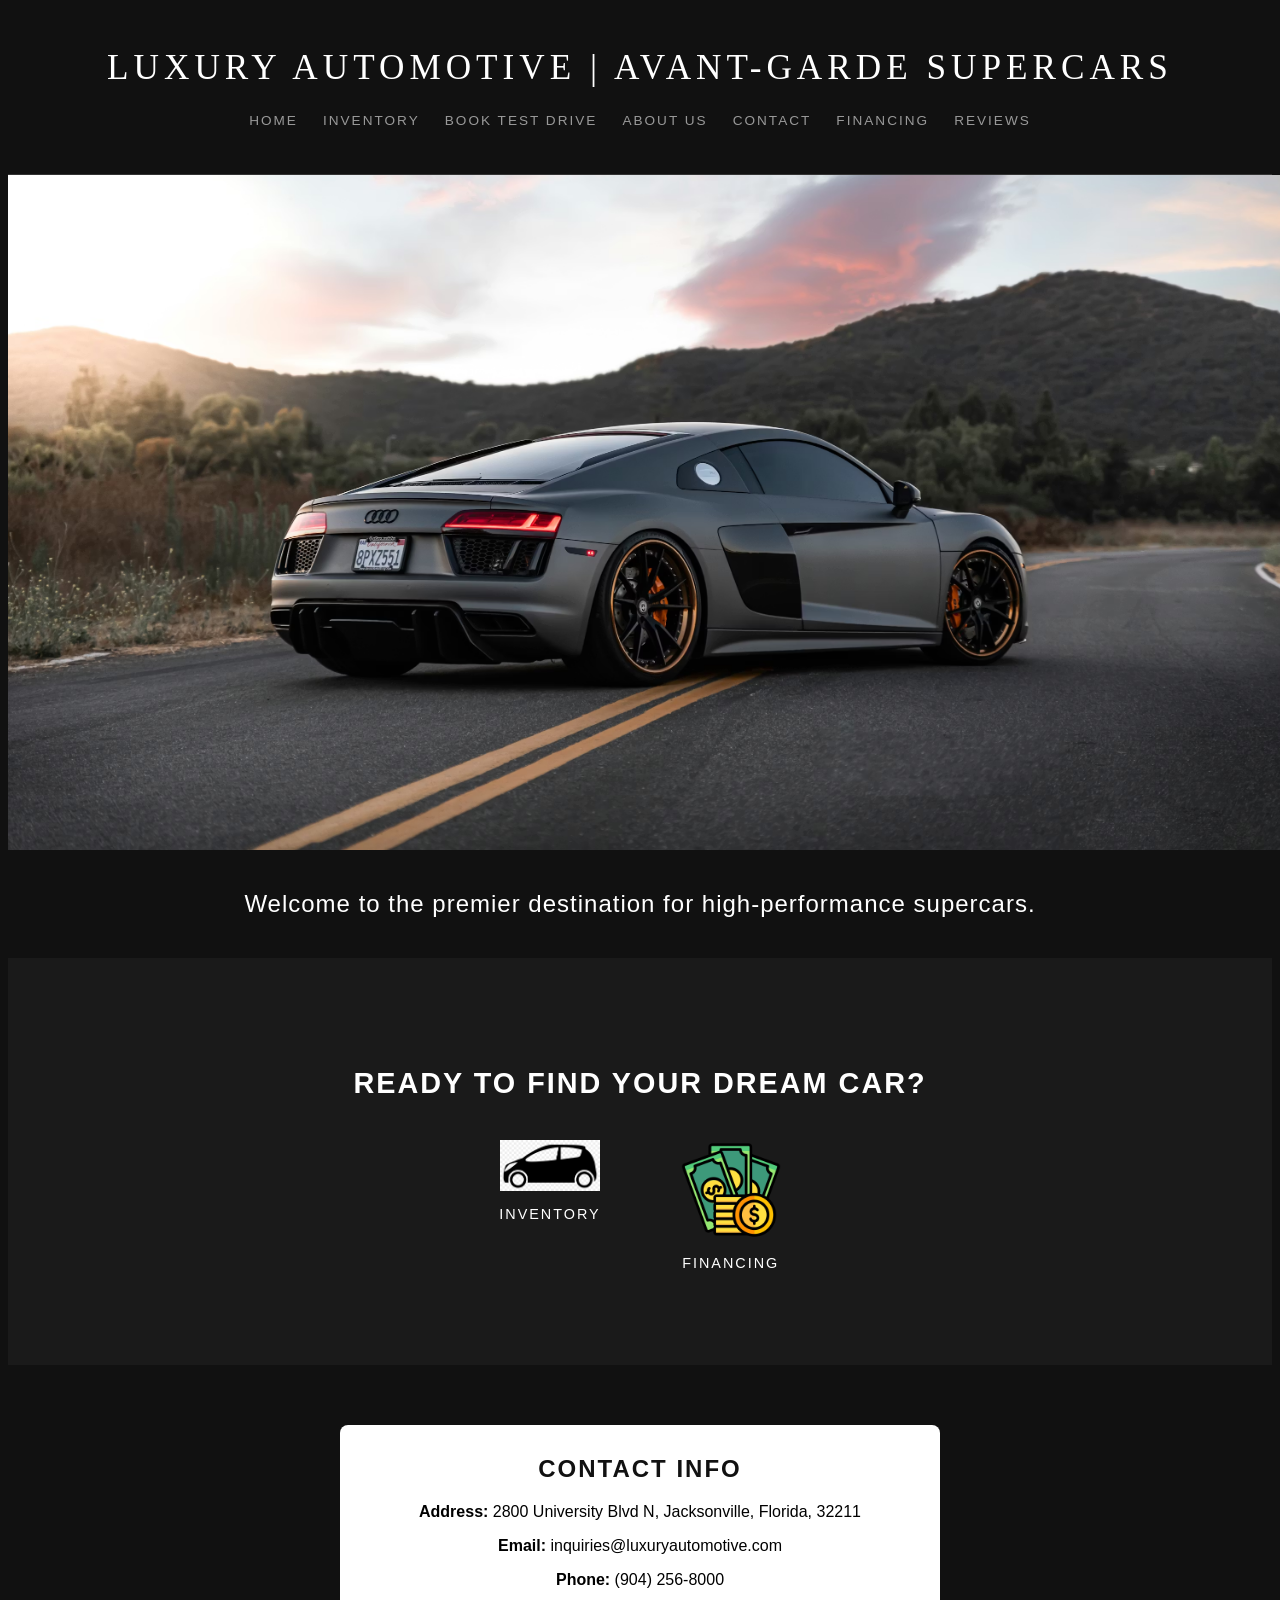
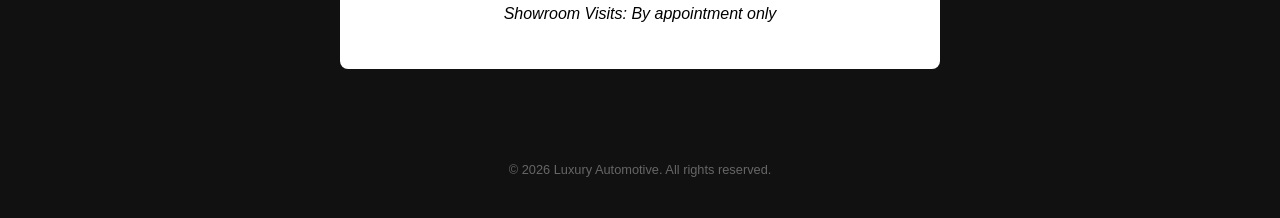
<file: index.html>
<!-- Author: Sean Lee -->
<!doctype html>
<html lang="en">
  <head>
    <meta charset="UTF-8" />
    <meta name="viewport" content="width=device-width, initial-scale=1.0" />
    <title>Luxury Automotive | Avant-Garde Supercars</title>
    <link rel="stylesheet" href="css/index.css" />
  </head>
  <body>
    <header>
      <h1>Luxury Automotive | Avant-Garde Supercars</h1>
      <nav>
        <a href="index.html">Home</a>
        <a href="inventory.html">Inventory</a>
        <a href="test-drive-booking.html">Book Test Drive</a>
        <a href="about-us.html">About Us</a>
        <a href="contact.html">Contact</a>
        <a href="finance-calculator.html">Financing</a>
        <a href="reviews.html">Reviews</a>
      </nav>
    </header>

    <main>
      <section class="hero-section">
        <div class="slider-container">
          <div class="slider" id="car-slider">
            <img src="images/audir8.avif" alt="Audi R8" class="slide" />

            <img
              src="images/lambo Revuelto.jpg"
              alt="Lamborghini Revuelto"
              class="slide"
            />

            <img src="images/laferrari.jpg" alt="LaFerrari" class="slide" />

            <img src="images/911.webp" alt="Porsche 911 GT3 RS" class="slide" />
          </div>
        </div>
        <div class="hero-text-box">
          <h2>
            Welcome to the premier destination for high-performance supercars.
          </h2>
        </div>
      </section>

      <section class="cta-dark">
        <h3>Ready to Find Your Dream Car?</h3>
        <div class="icon-grid">
          <a href="inventory.html" class="icon-item">
            <img src="images/car.png" alt="Inventory" />
            <p>Inventory</p>
          </a>
          <a href="finance-calculator.html" class="icon-item">
            <img src="images/money.png" alt="Financing" />
            <p>Financing</p>
          </a>
        </div>
      </section>

      <section class="contact-section">
        <div class="card contact-card">
          <h2>CONTACT INFO</h2>
          <p>
            <strong>Address:</strong> 2800 University Blvd N, Jacksonville,
            Florida, 32211
          </p>
          <p><strong>Email:</strong> inquiries@luxuryautomotive.com</p>
          <p><strong>Phone:</strong> (904) 256-8000</p>
          <p><em>Showroom Visits: By appointment only</em></p>
        </div>
      </section>
    </main>

    <footer>
      <p>&copy; 2026 Luxury Automotive. All rights reserved.</p>
    </footer>

    <script src="js/index.js"></script>
  </body>
</html>
</file>
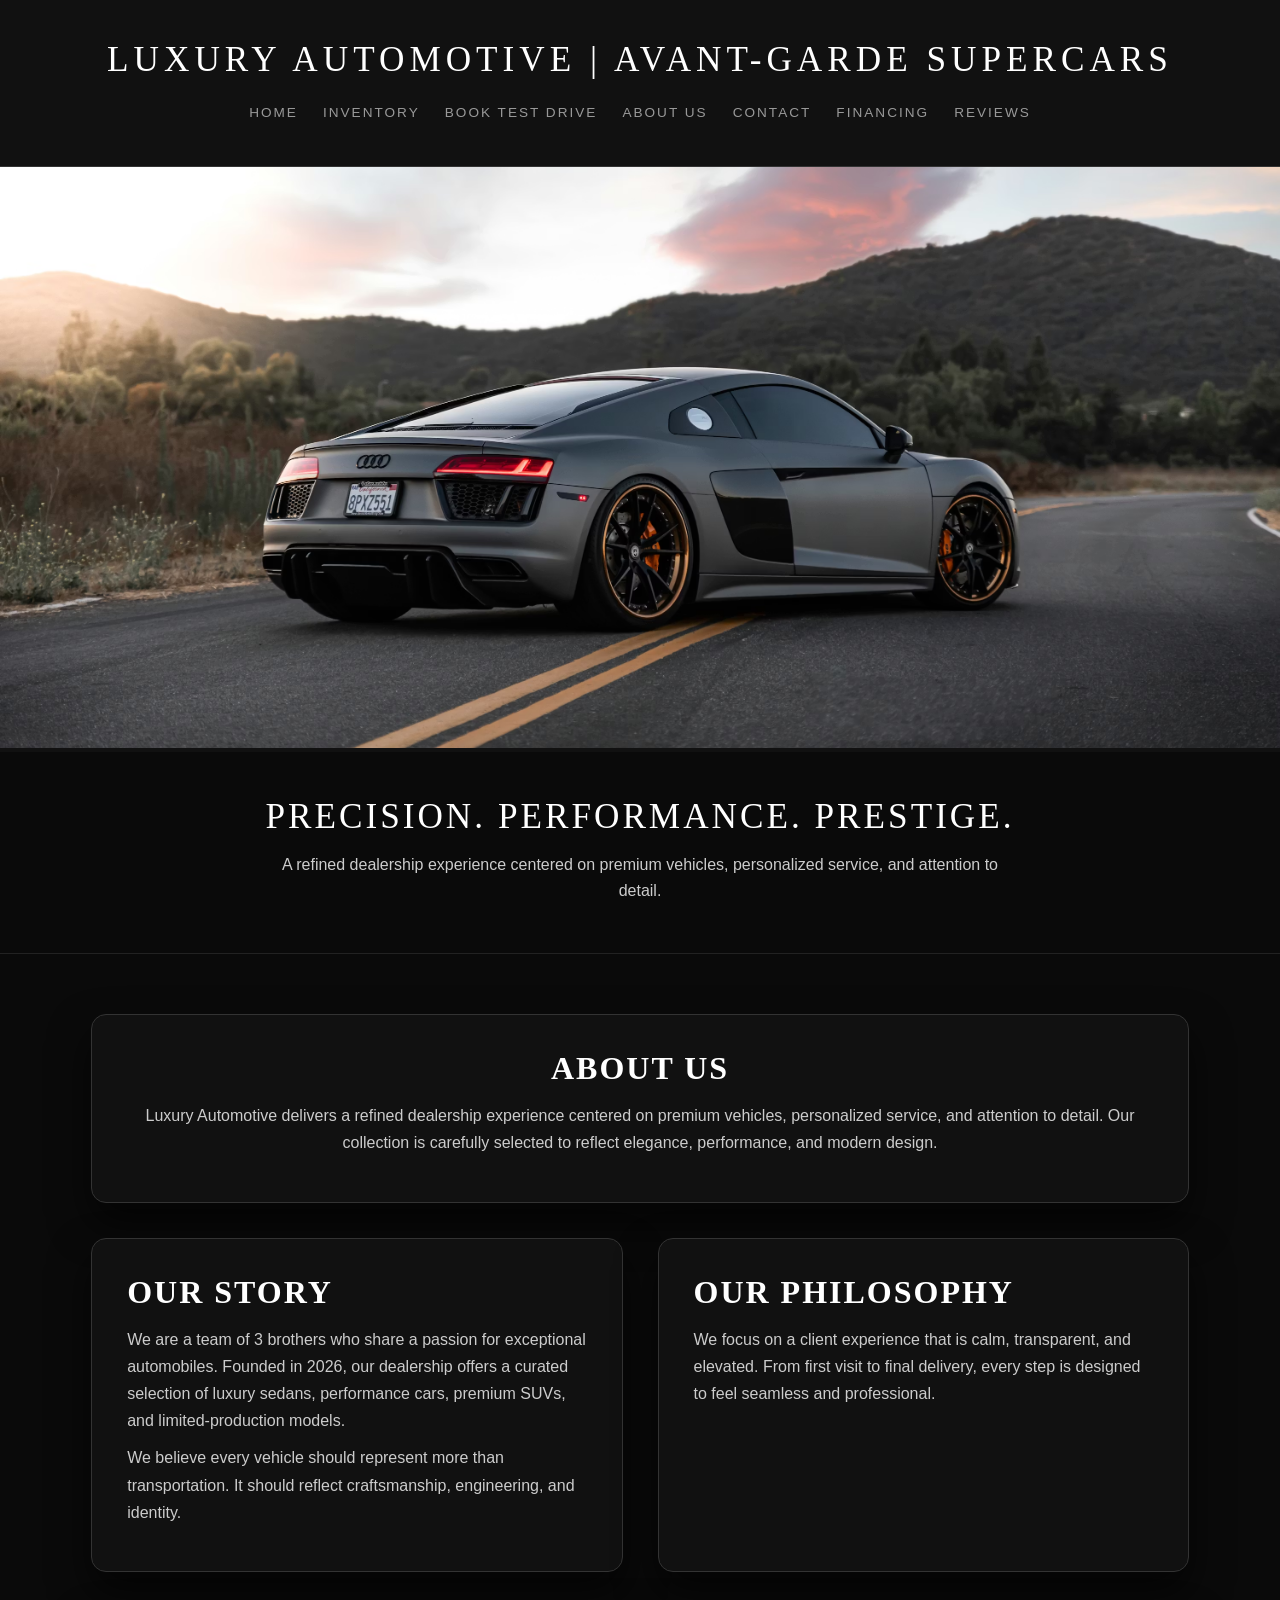
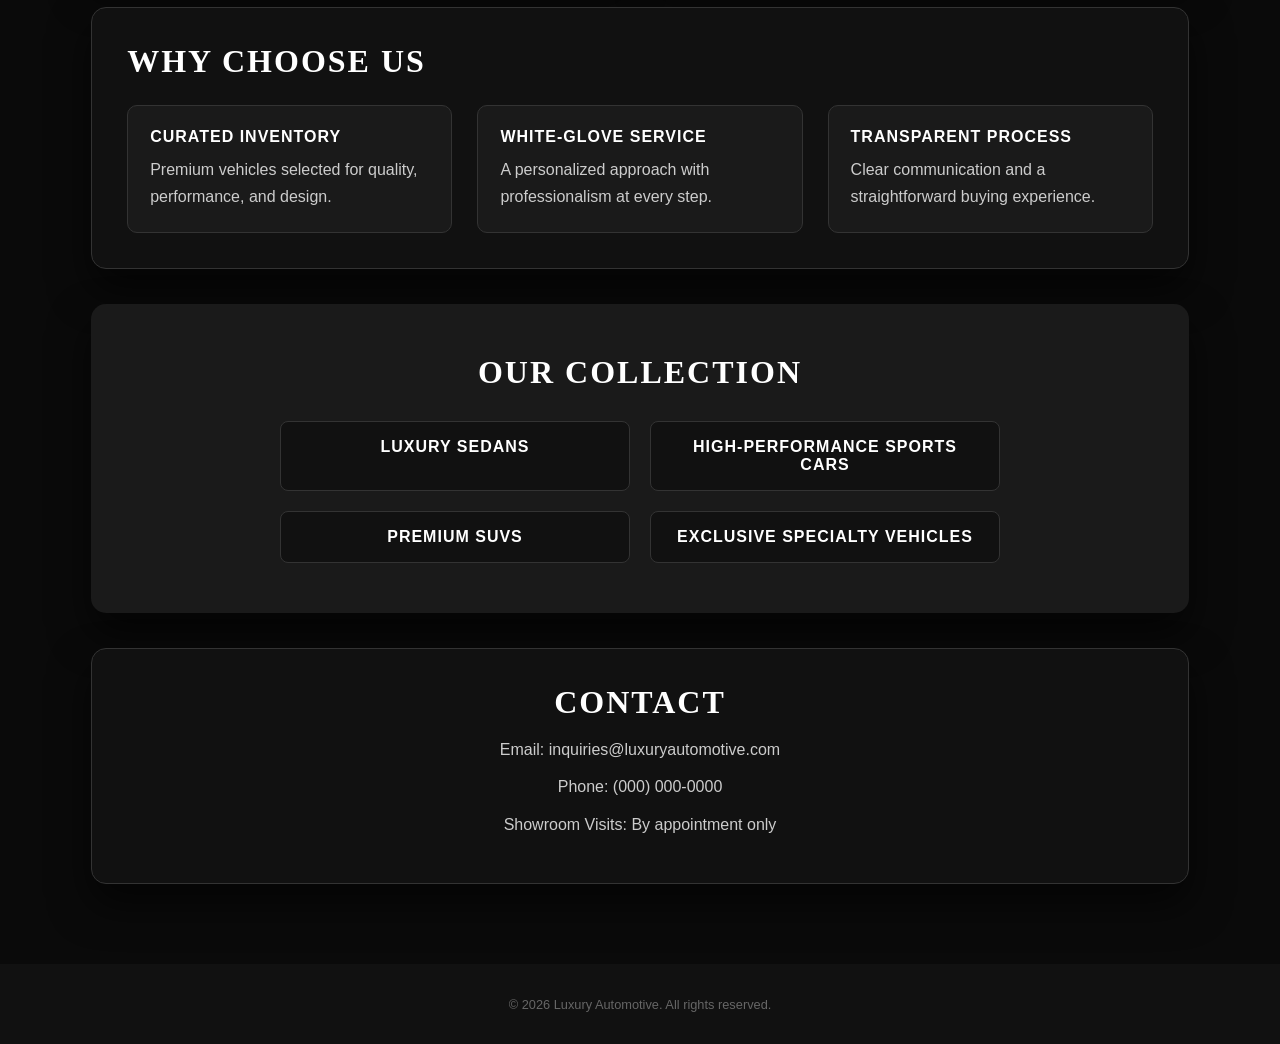
<file: about-us.html>
<!doctype html>
<html lang="en">
  <head>
    <meta charset="UTF-8" />
    <meta name="viewport" content="width=device-width, initial-scale=1.0" />
    <title>About Us | Luxury Automotive</title>
    <link rel="stylesheet" href="css/about-us.css" />
  </head>
  <body>
    <header>
      <h1>Luxury Automotive | Avant-Garde Supercars</h1>
      <nav>
        <a href="index.html">Home</a>
        <a href="inventory.html">Inventory</a>
        <a href="test-drive-booking.html">Book Test Drive</a>
        <a href="about-us.html">About Us</a>
        <a href="contact.html">Contact</a>
        <a href="finance-calculator.html">Financing</a>
        <a href="reviews.html">Reviews</a>
      </nav>
    </header>

    <main>
      <section class="about-hero">
        <div class="slider-container">
          <div class="slider" data-slider>
            <img src="images/audir8.avif" alt="Audi R8" class="slide" />
            <img
              src="images/Ferrari SF90.jpg"
              alt="Ferrari SF90"
              class="slide"
            />
            <img
              src="images/Bugatti Chiron SuperSport 300+.jpg"
              alt="Bugatti Chiron SuperSport 300+"
              class="slide"
            />
            <img
              src="images/lambo STO.jpeg"
              alt="Lamborghini STO"
              class="slide"
            />
          </div>
        </div>

        <div class="hero-text-box">
          <h2>Precision. Performance. Prestige.</h2>
          <p>
            A refined dealership experience centered on premium vehicles,
            personalized service, and attention to detail.
          </p>
        </div>
      </section>

      <div class="container">
        <section class="intro card">
          <h2>About Us</h2>
          <p>
            Luxury Automotive delivers a refined dealership experience centered
            on premium vehicles, personalized service, and attention to detail.
            Our collection is carefully selected to reflect elegance,
            performance, and modern design.
          </p>
        </section>

        <section class="split-section">
          <article class="card">
            <h2>Our Story</h2>
            <p>
              We are a team of 3 brothers who share a passion for exceptional
              automobiles. Founded in 2026, our dealership offers a curated
              selection of luxury sedans, performance cars, premium SUVs, and
              limited-production models.
            </p>
            <p>
              We believe every vehicle should represent more than
              transportation. It should reflect craftsmanship, engineering, and
              identity.
            </p>
          </article>

          <article class="card">
            <h2>Our Philosophy</h2>
            <p>
              We focus on a client experience that is calm, transparent, and
              elevated. From first visit to final delivery, every step is
              designed to feel seamless and professional.
            </p>
          </article>
        </section>

        <section class="card">
          <h2>Why Choose Us</h2>
          <div class="features">
            <div class="feature-box">
              <h3>Curated Inventory</h3>
              <p>
                Premium vehicles selected for quality, performance, and design.
              </p>
            </div>
            <div class="feature-box">
              <h3>White-Glove Service</h3>
              <p>A personalized approach with professionalism at every step.</p>
            </div>
            <div class="feature-box">
              <h3>Transparent Process</h3>
              <p>
                Clear communication and a straightforward buying experience.
              </p>
            </div>
          </div>
        </section>

        <section class="cta-dark collection-section">
          <h2>Our Collection</h2>
          <ul class="collection-list">
            <li>Luxury sedans</li>
            <li>High-performance sports cars</li>
            <li>Premium SUVs</li>
            <li>Exclusive specialty vehicles</li>
          </ul>
        </section>

        <section class="card contact-card">
          <h2>Contact</h2>
          <p>Email: inquiries@luxuryautomotive.com</p>
          <p>Phone: (000) 000-0000</p>
          <p>Showroom Visits: By appointment only</p>
        </section>
      </div>
    </main>

    <footer>
      <p>&copy; 2026 Luxury Automotive. All rights reserved.</p>
    </footer>

    <script src="js/index.js"></script>
  </body>
</html>
</file>
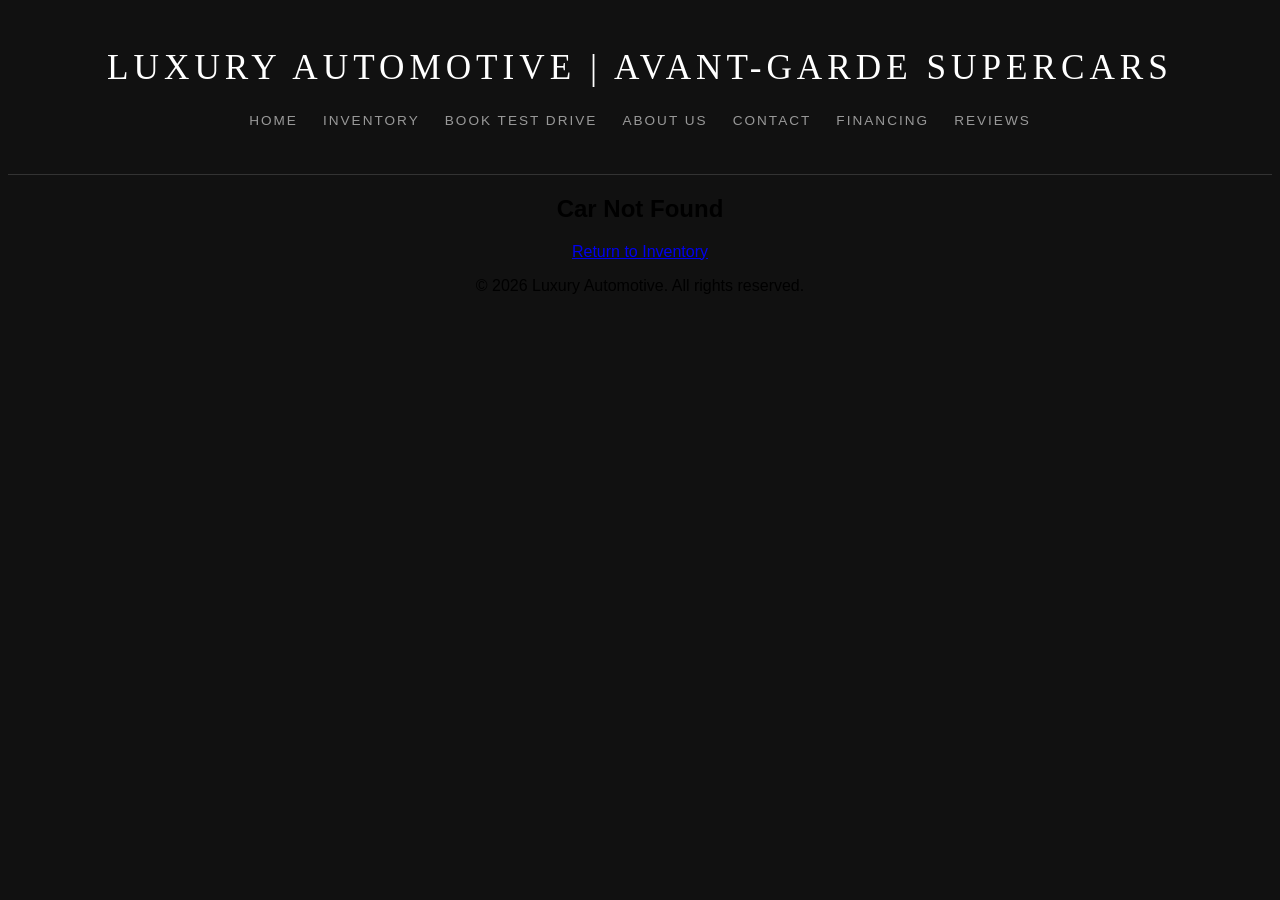
<file: car-details.html>
<!-- Author: Sean Lee -->
<!doctype html>
<html lang="en">
  <head>
    <meta charset="UTF-8" />
    <meta name="viewport" content="width=device-width, initial-scale=1.0" />
    <title>Car Details | Luxury Automotive</title>
    <link rel="stylesheet" href="css/car-details.css" />
  </head>
  <body class="inventory-body">
    <header>
      <h1>Luxury Automotive | Avant-Garde Supercars</h1>
      <nav>
        <a href="index.html">Home</a>
        <a href="inventory.html">Inventory</a>
        <a href="test-drive-booking.html">Book Test Drive</a>
        <a href="about-us.html">About Us</a>
        <a href="contact.html">Contact</a>
        <a href="finance-calculator.html">Financing</a>
        <a href="reviews.html">Reviews</a>
      </nav>
    </header>

    <!--I know you don't like inline CSS but i think its ok in this case because it is just 1 line and it is for this temp message in case it takes a while to load the page -->
    <main id="details-container">
      <p style="text-align: center; padding: 50px">Loading car details...</p>
    </main>

    <footer>
      <p>&copy; 2026 Luxury Automotive. All rights reserved.</p>
    </footer>

    <script src="js/car-details.js"></script>
  </body>
</html>
</file>
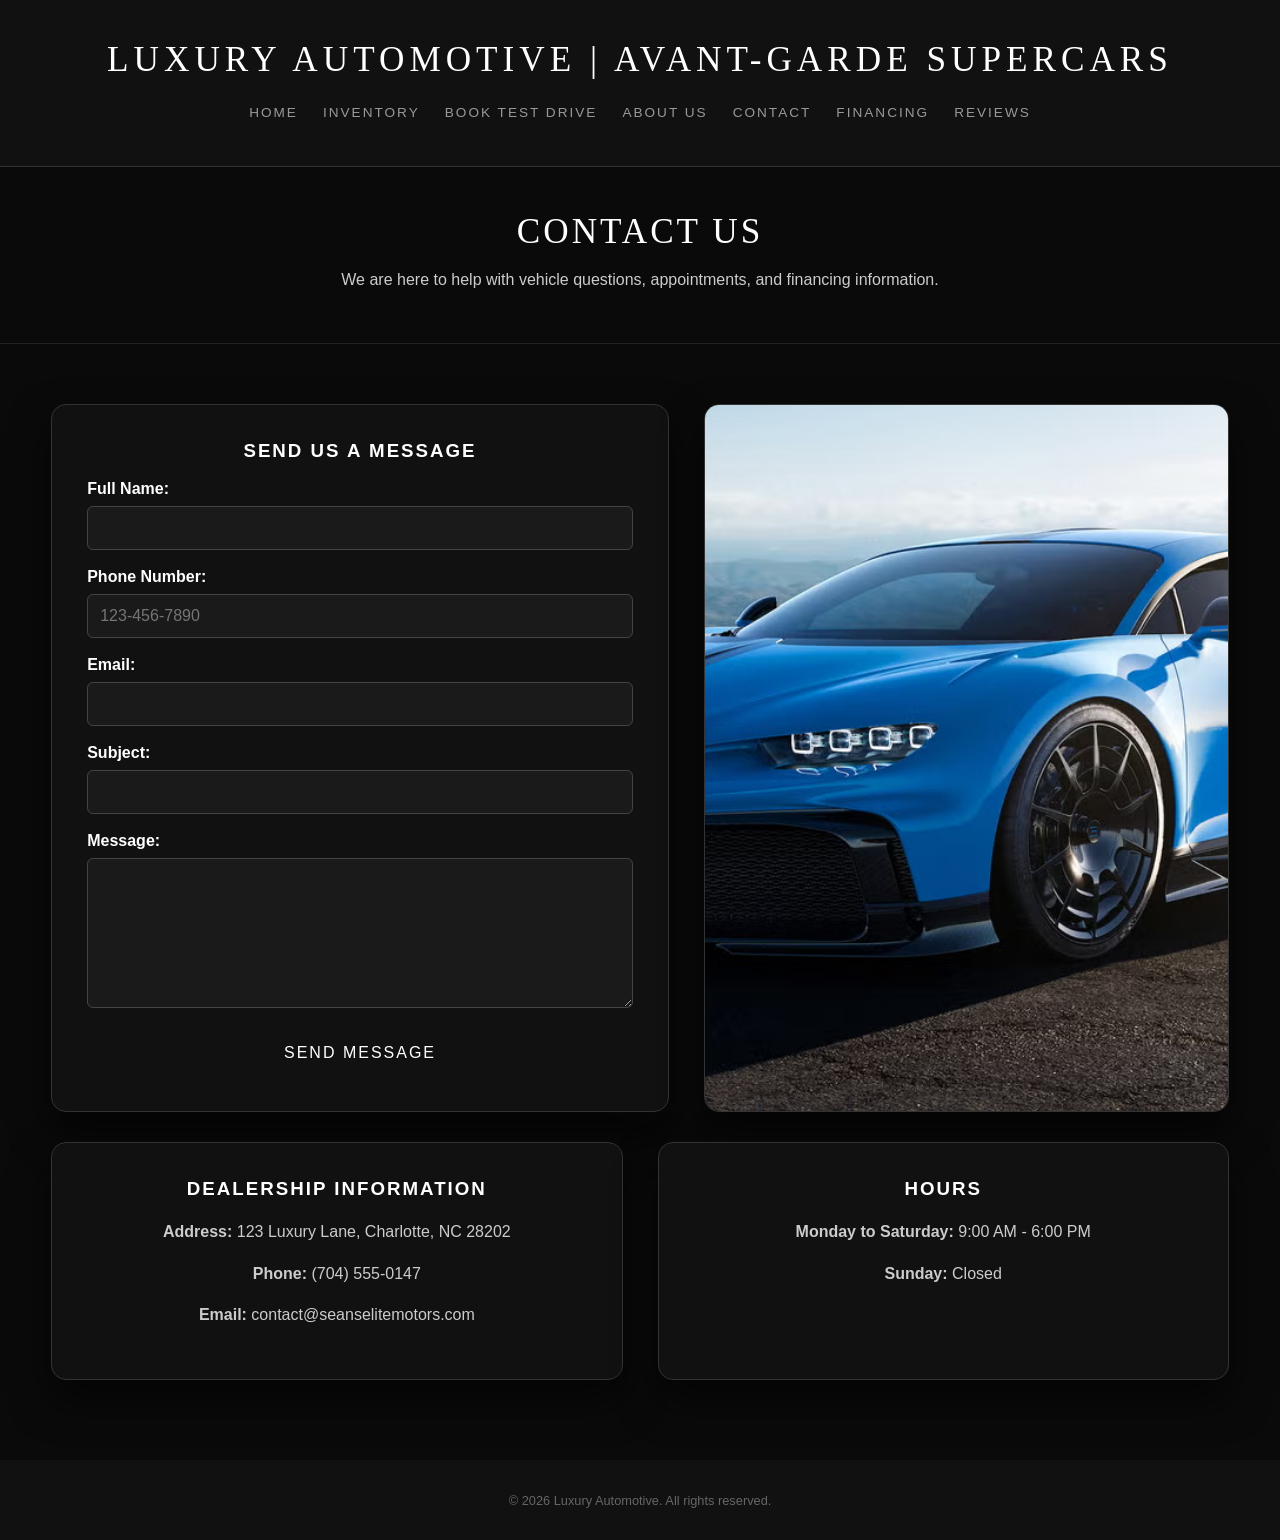
<file: contact.html>
<!doctype html>
<html lang="en">
  <head>
    <meta charset="UTF-8" />
    <meta name="viewport" content="width=device-width, initial-scale=1.0" />
    <title>Contact | Luxury Automotive</title>
    <link rel="stylesheet" href="css/contact.css" />
  </head>
  <body>
    <header>
      <h1>Luxury Automotive | Avant-Garde Supercars</h1>
      <nav>
        <a href="index.html">Home</a>
        <a href="inventory.html">Inventory</a>
        <a href="test-drive-booking.html">Book Test Drive</a>
        <a href="about-us.html">About Us</a>
        <a href="contact.html">Contact</a>
        <a href="finance-calculator.html">Financing</a>
        <a href="reviews.html">Reviews</a>
      </nav>
    </header>

    <main>
      <section class="hero-text-box">
        <h2>Contact Us</h2>
        <p>
          We are here to help with vehicle questions, appointments, and
          financing information.
        </p>
      </section>

      <section class="contact-section">
        <div class="contact-feature">
          <div class="card form-card">
            <h3>Send Us a Message</h3>
            <form
              action="https://www.w3schools.com/action_page.php"
              method="POST"
            >
              <div class="form-row">
                <label for="name">Full Name:</label><br />
                <input type="text" id="name" name="name" required />
              </div>

              <div class="form-row">
                <label for="phone">Phone Number:</label><br />
                <input
                  type="tel"
                  id="phone"
                  name="phone"
                  placeholder="123-456-7890"
                />
              </div>

              <div class="form-row">
                <label for="email">Email:</label><br />
                <input type="email" id="email" name="email" required />
              </div>

              <div class="form-row">
                <label for="subject">Subject:</label><br />
                <input type="text" id="subject" name="subject" />
              </div>

              <div class="form-row">
                <label for="message">Message:</label><br />
                <textarea
                  id="message"
                  name="message"
                  rows="5"
                  cols="40"
                  required
                ></textarea>
              </div>

              <button type="submit">Send Message</button>
            </form>
          </div>

          <img
            class="contact-car"
            src="images/Bugatti Chiron Sport.avif"
            alt="Bugatti Chiron Sport"
          />
        </div>

        <div class="info-grid">
          <section class="card contact-card">
            <h3>Dealership Information</h3>
            <p>
              <strong>Address:</strong> 123 Luxury Lane, Charlotte, NC 28202
            </p>
            <p><strong>Phone:</strong> (704) 555-0147</p>
            <p><strong>Email:</strong> contact@seanselitemotors.com</p>
          </section>

          <section class="card contact-card">
            <h3>Hours</h3>
            <p><strong>Monday to Saturday:</strong> 9:00 AM - 6:00 PM</p>
            <p><strong>Sunday:</strong> Closed</p>
          </section>
        </div>
      </section>
    </main>

    <footer>
      <p>&copy; 2026 Luxury Automotive. All rights reserved.</p>
    </footer>
  </body>
</html>
</file>
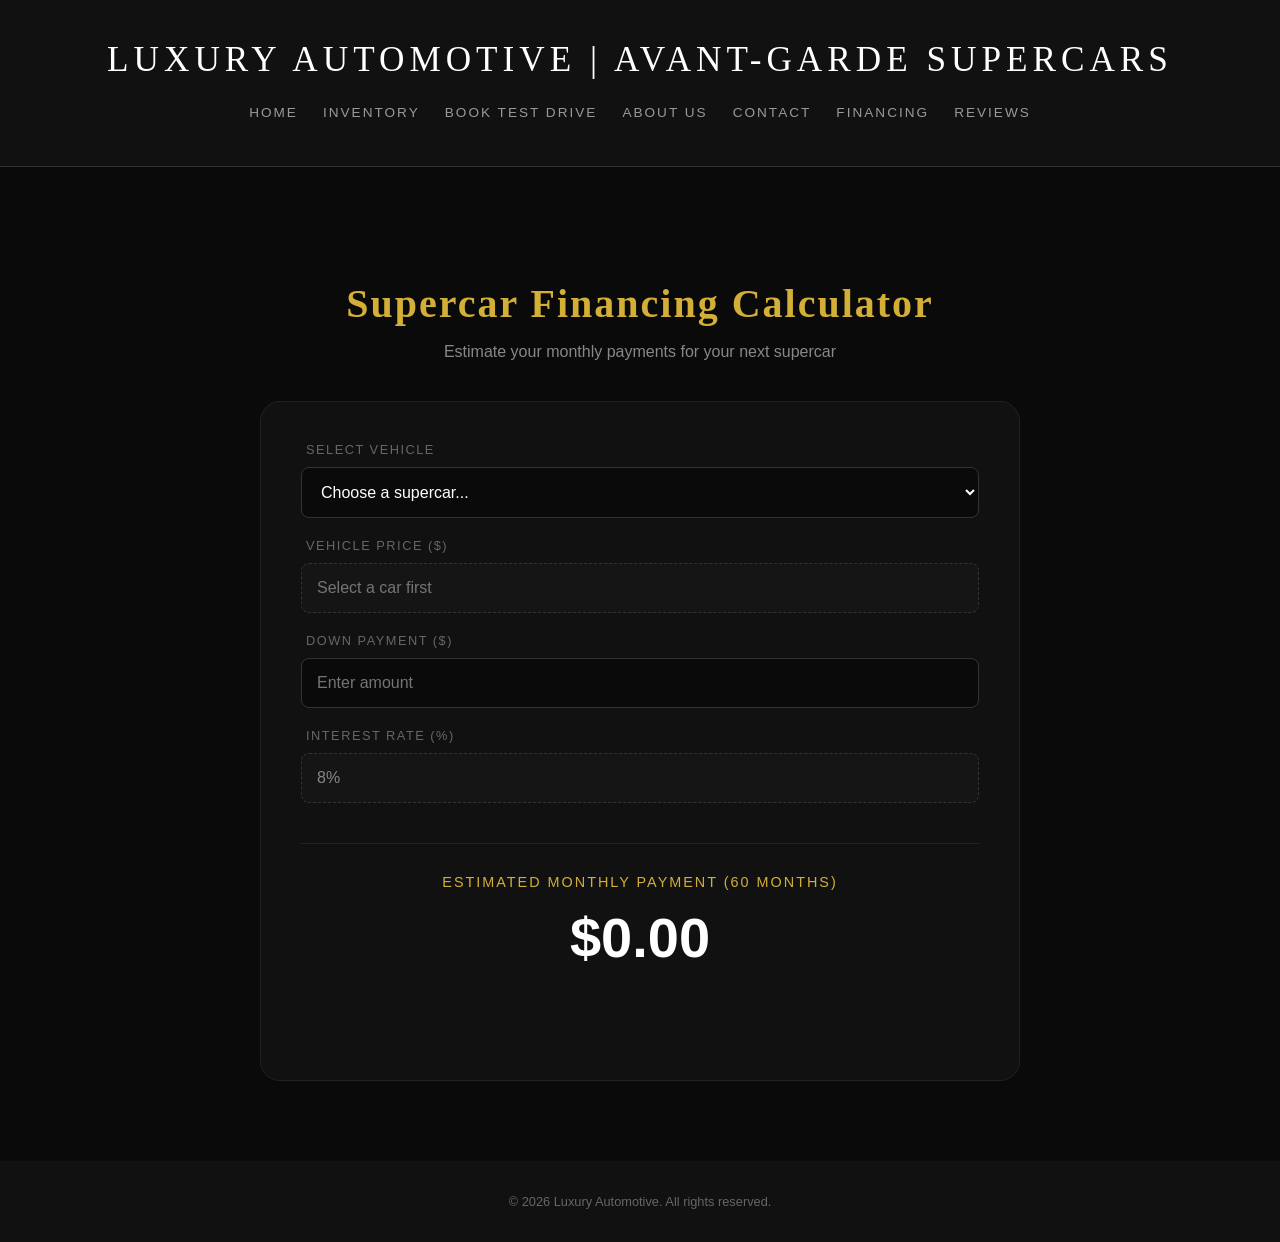
<file: finance-calculator.html>
<!doctype html>
<html lang="en">
  <head>
    <meta charset="UTF-8" />
    <meta name="viewport" content="width=device-width, initial-scale=1.0" />
    <title>Finance Calculator | Sean's Elite Motors</title>
    <link rel="stylesheet" href="css/index.css" />
    <link rel="stylesheet" href="css/finance-calculator.css" />
  </head>
  <body>
    <header>
      <h1>Luxury Automotive | Avant-Garde Supercars</h1>
      <nav>
        <a href="index.html">Home</a>
        <a href="inventory.html">Inventory</a>
        <a href="test-drive-booking.html">Book Test Drive</a>
        <a href="about-us.html">About Us</a>
        <a href="contact.html">Contact</a>
        <a href="finance-calculator.html">Financing</a>
        <a href="reviews.html">Reviews</a>
      </nav>
    </header>

    <main class="calc-wrapper">
      <h2>Supercar Financing Calculator</h2>
      <p>Estimate your monthly payments for your next supercar</p>
      <div class="calc-container">
        <div class="input-box">
          <label>Select Vehicle</label>
          <select id="car-select">
            <option value="">Choose a supercar...</option>
          </select>
        </div>

        <div class="input-box">
          <label>Vehicle Price ($)</label>
          <input
            type="text"
            id="vehicle-price"
            readonly
            placeholder="Select a car first"
          />
        </div>

        <div class="input-box">
          <label>Down Payment ($)</label>
          <input type="number" id="down-payment" placeholder="Enter amount" />
        </div>

        <div class="input-box">
          <label>Interest Rate (%)</label>
          <input type="text" value="8%" readonly />
        </div>

        <div class="result-box">
          <label>Estimated Monthly Payment (60 Months)</label>
          <div id="monthly-payment">$0.00</div>
          <p
            id="error-message"
            style="color: #ff4d4d; font-size: 0.8rem; margin-top: 10px"
          ></p>
        </div>
      </div>
    </main>

    <footer>
      <p>&copy; 2026 Luxury Automotive. All rights reserved.</p>
    </footer>

    <script src="js/car-details.js"></script>
    <script src="js/finance-calculator.js"></script>
  </body>
</html>
</file>
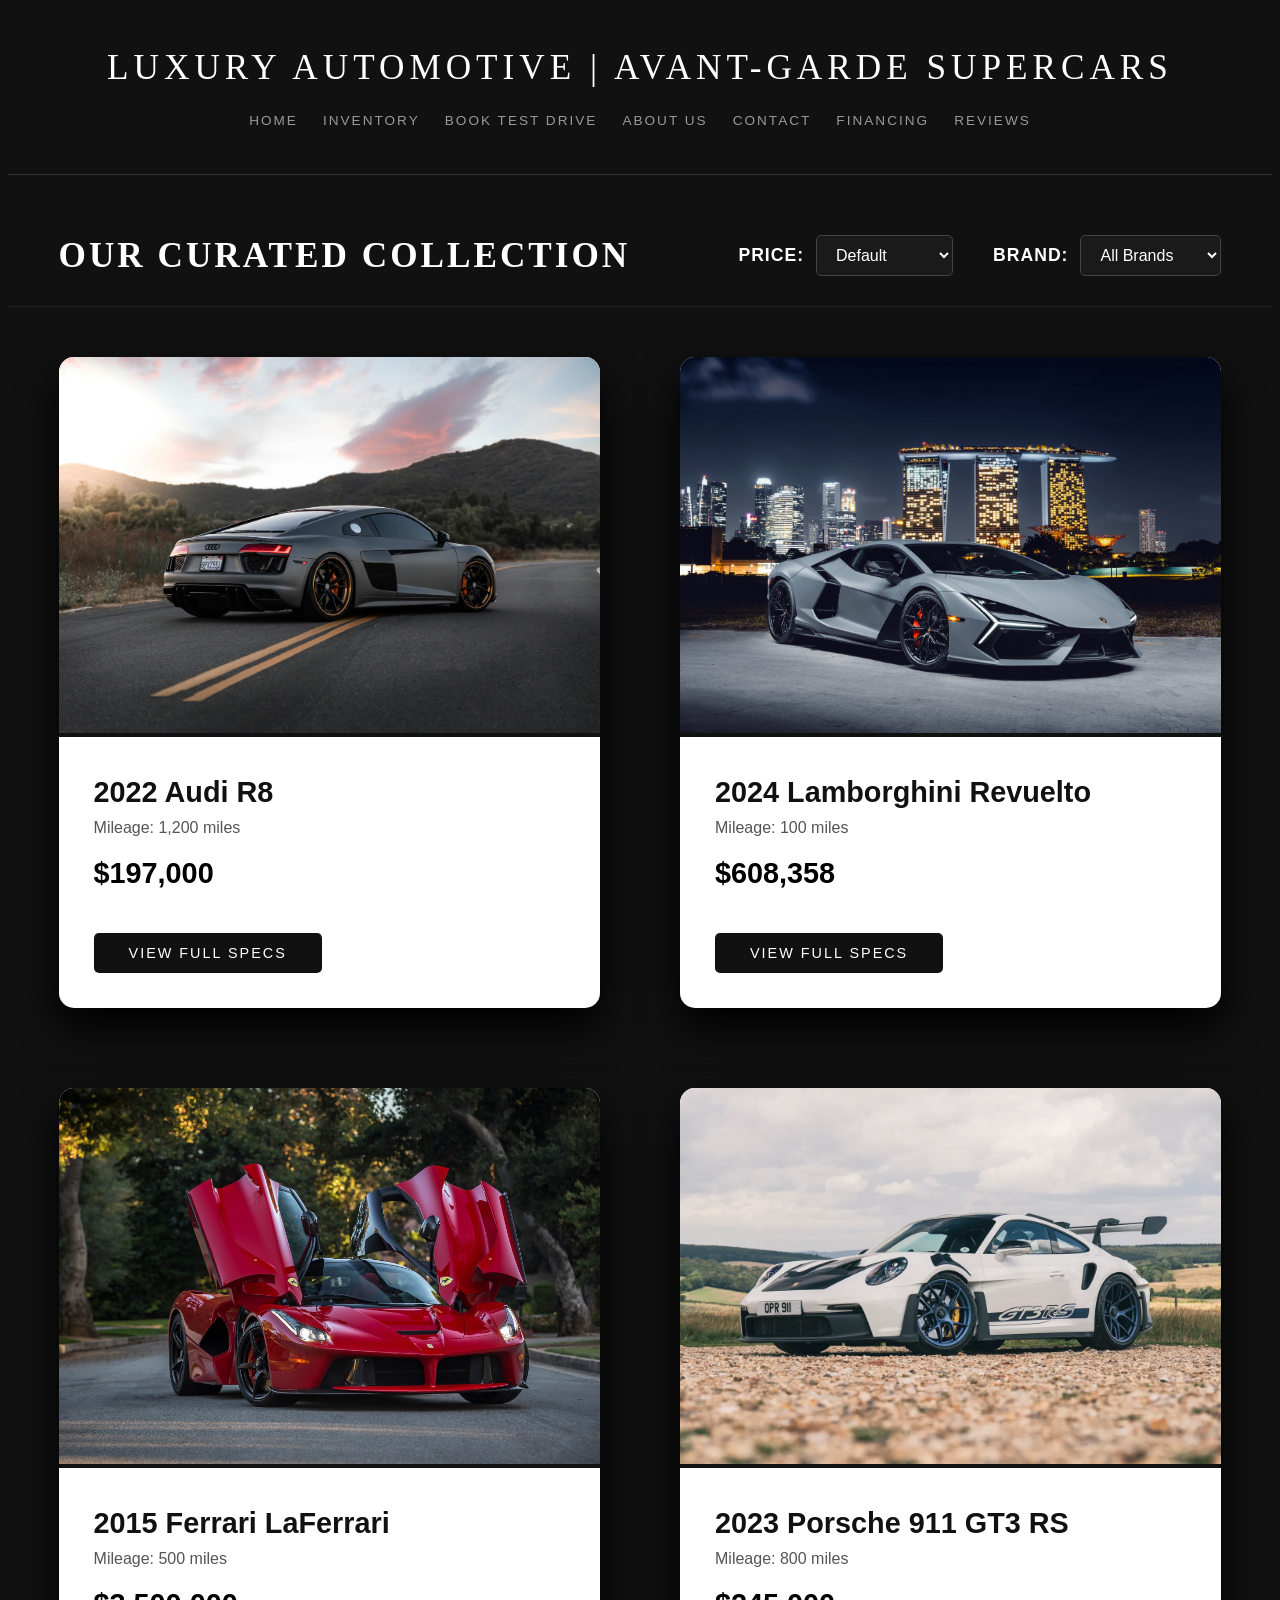
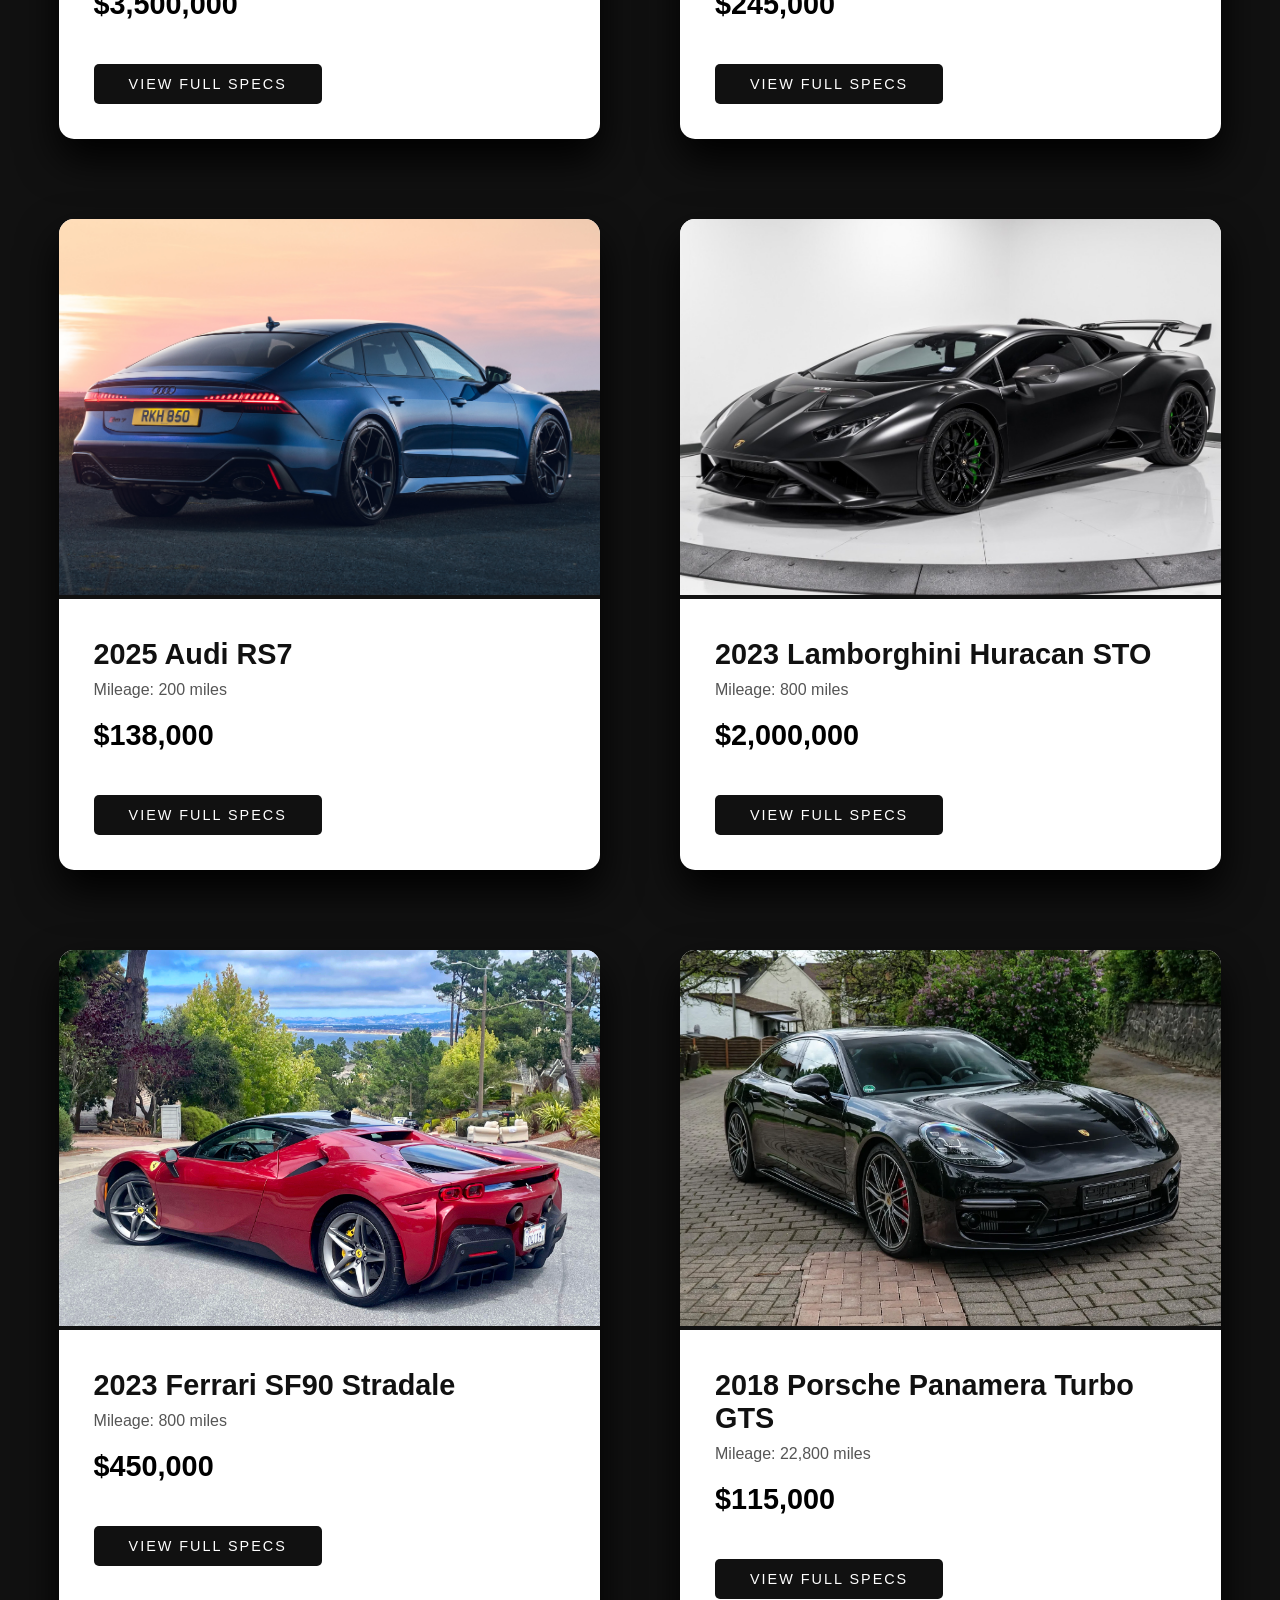
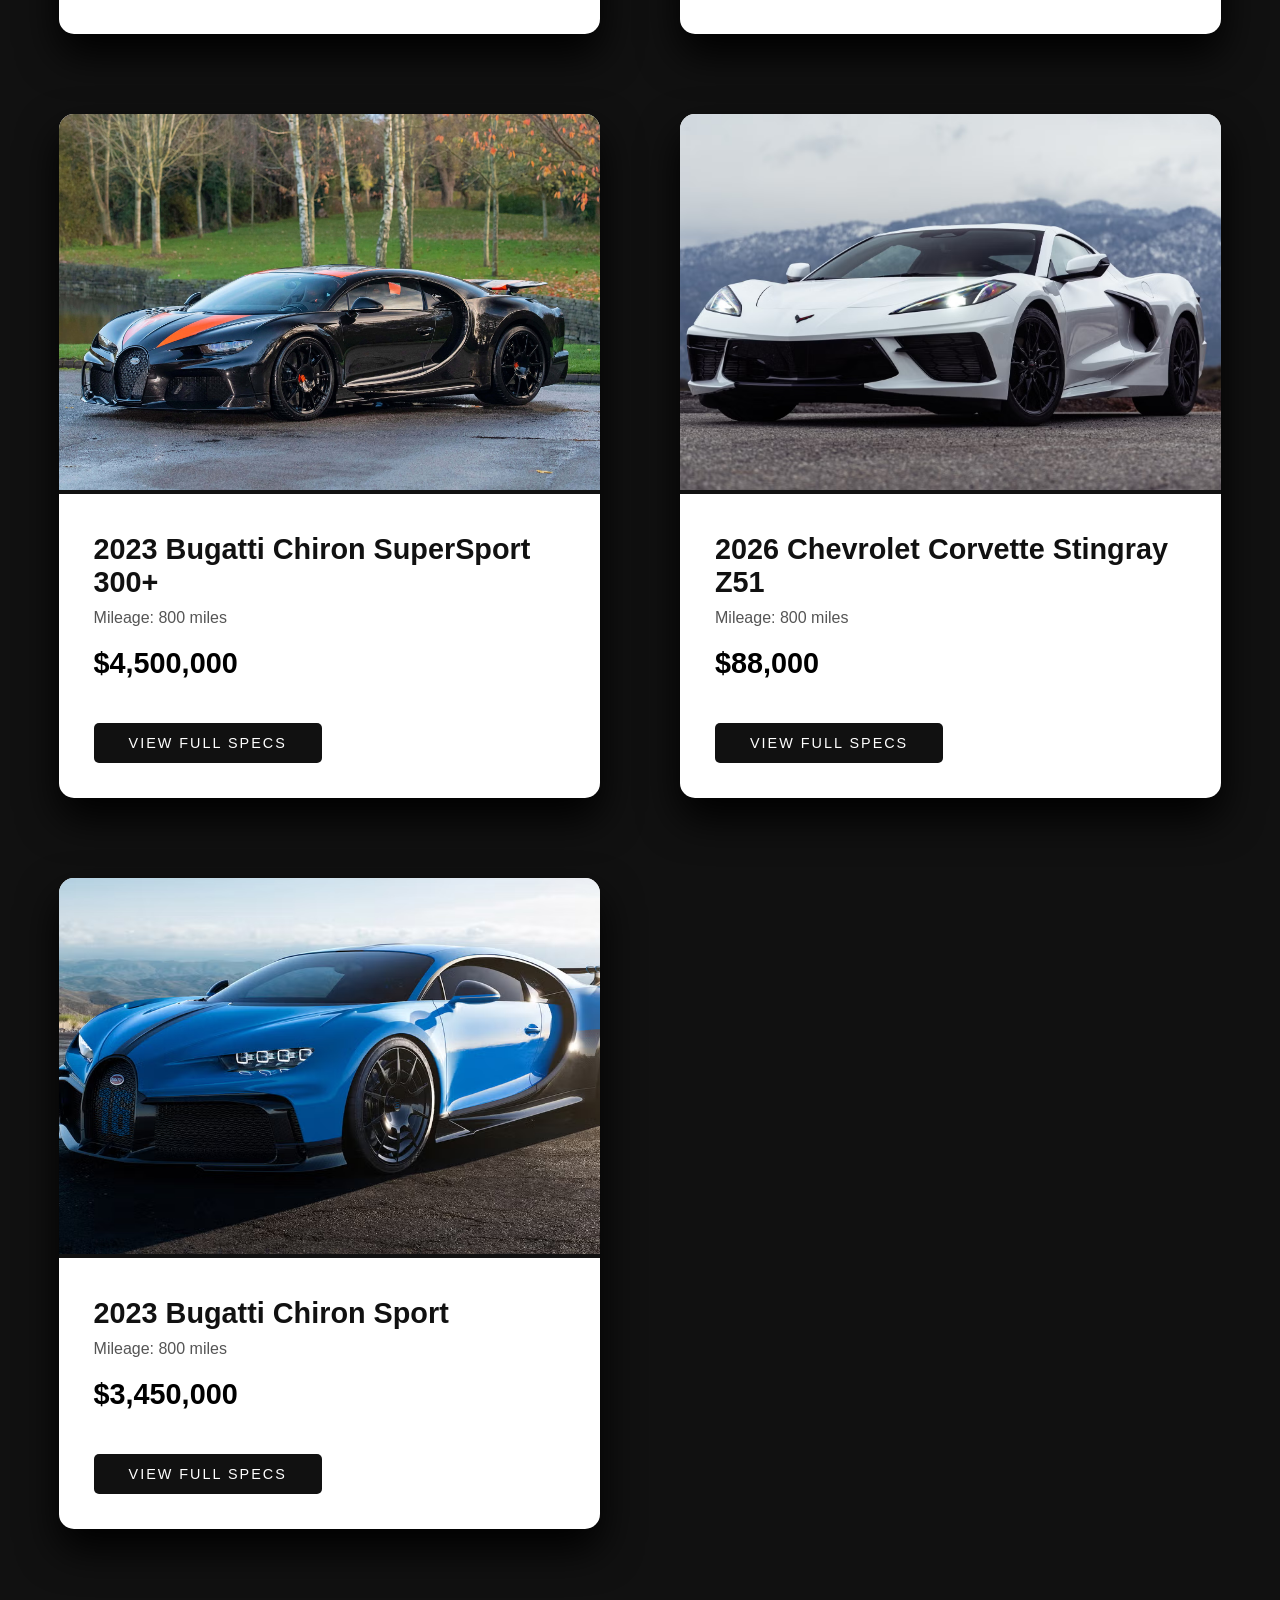
<file: inventory.html>
<!-- Author: Sean Lee -->
<!doctype html>
<html lang="en">
  <head>
    <meta charset="UTF-8" />
    <meta name="viewport" content="width=device-width, initial-scale=1.0" />
    <title>Inventory | Luxury Automotive</title>
    <link rel="stylesheet" href="css/inventory.css" />
  </head>
  <body>
    <header>
      <h1>Luxury Automotive | Avant-Garde Supercars</h1>
      <nav>
        <a href="index.html">Home</a>
        <a href="inventory.html">Inventory</a>
        <a href="test-drive-booking.html">Book Test Drive</a>
        <a href="about-us.html">About Us</a>
        <a href="contact.html">Contact</a>
        <a href="finance-calculator.html">Financing</a>
        <a href="reviews.html">Reviews</a>
      </nav>
    </header>

    <main class="inventory-main">
      <div class="inventory-header">
        <h2>Our Curated Collection</h2>

        <section class="filters">
          <div class="filter-group">
            <label for="sortPrice">Price:</label>
            <select id="sortPrice">
              <option value="default">Default</option>
              <option value="low-high">Low to High</option>
              <option value="high-low">High to Low</option>
            </select>
          </div>

          <div class="filter-group">
            <label for="filterBrand">Brand:</label>
            <select id="filterBrand">
              <option value="all">All Brands</option>
              <option value="Ferrari">Ferrari</option>
              <option value="Lamborghini">Lamborghini</option>
              <option value="Porsche">Porsche</option>
              <option value="Audi">Audi</option>
              <option value="Bugatti">Bugatti</option>
              <option value="Chevrolet">Chevrolet</option>
            </select>
          </div>
        </section>
      </div>

      <div id="car-container" class="inventory-grid"></div>
    </main>

    <script src="js/inventory.js"></script>
  </body>
</html>
</file>
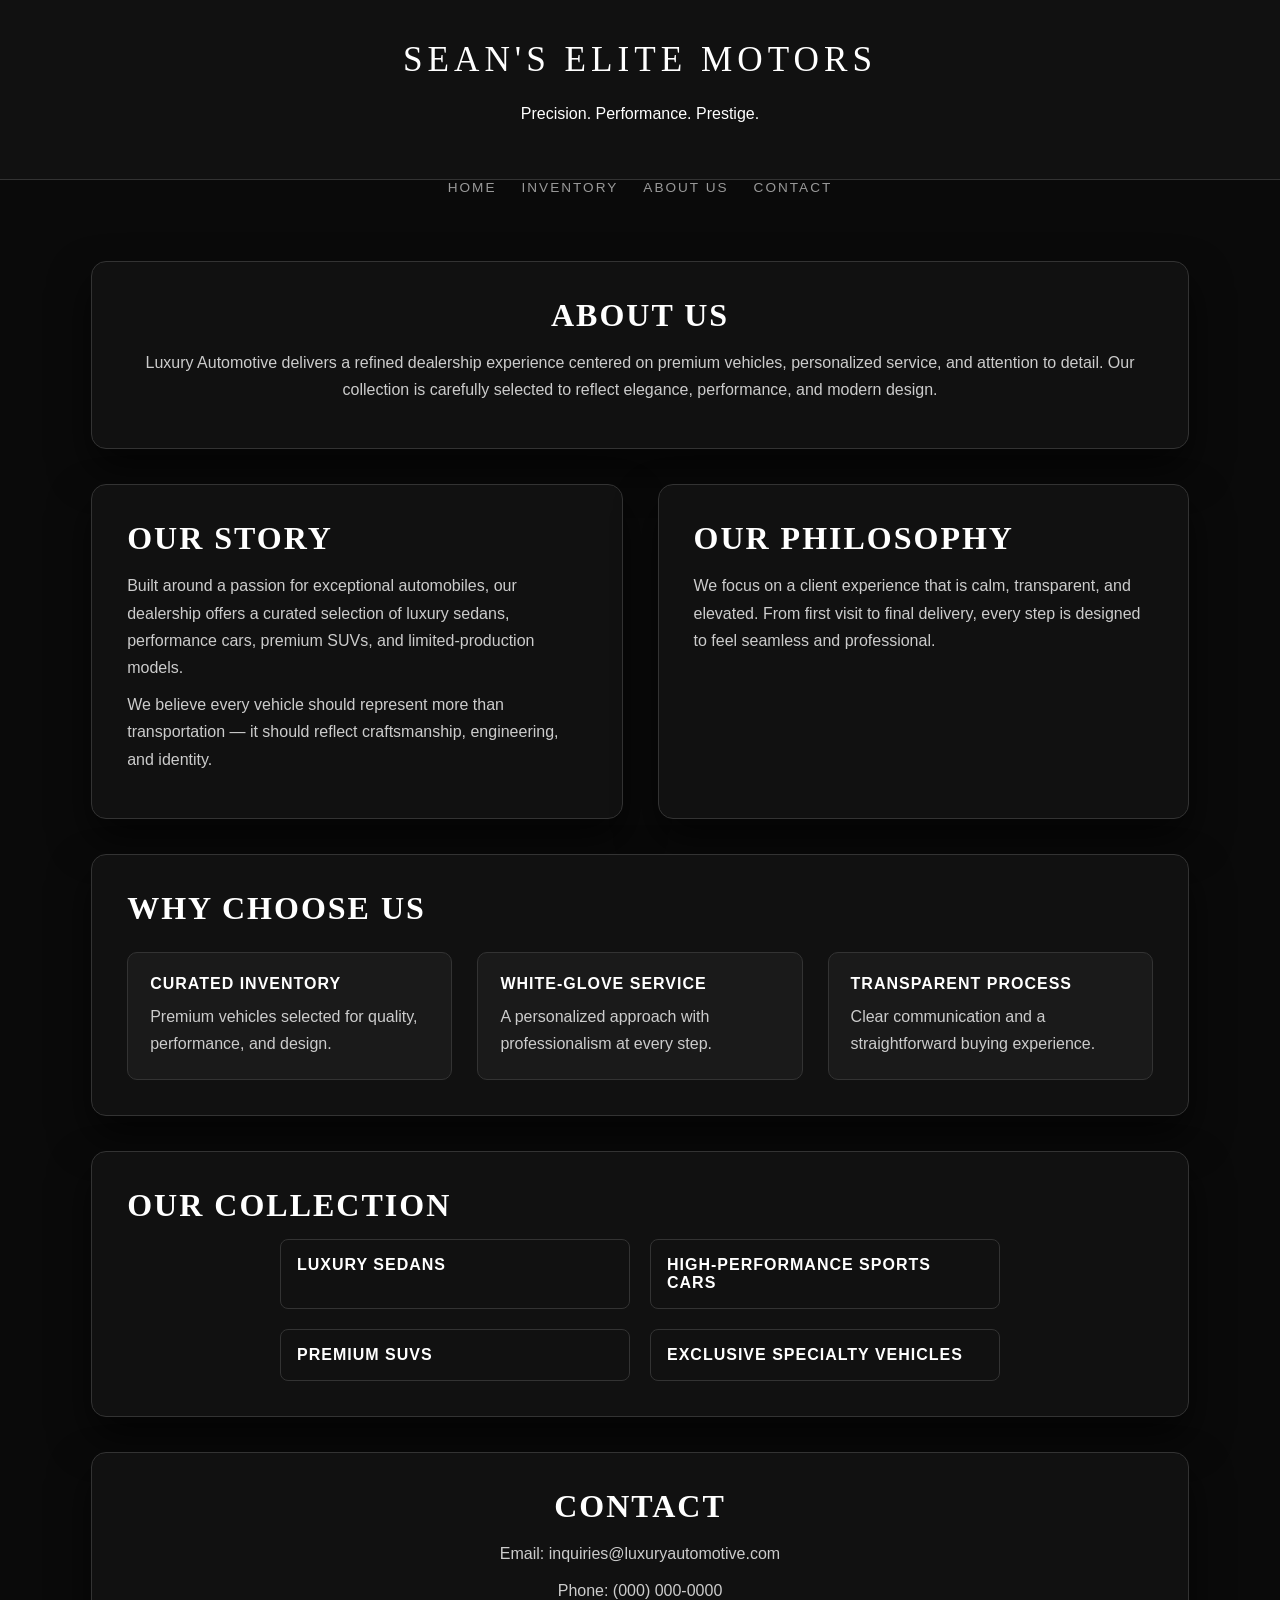
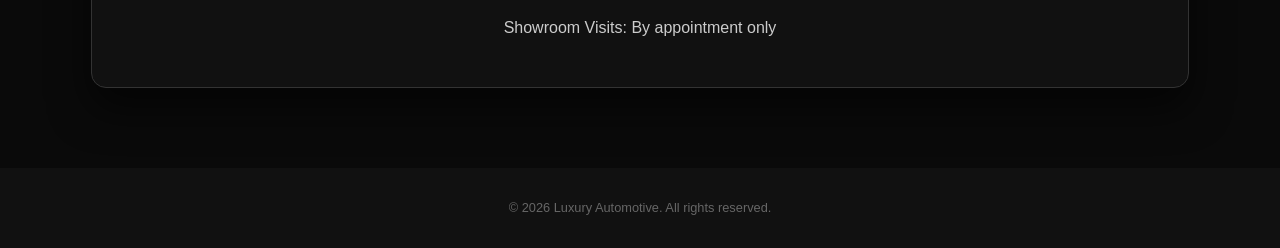
<file: pages/about-us.html>
<!DOCTYPE html>
<html lang="en">
<head>
    <meta charset="UTF-8">
    <meta name="viewport" content="width=device-width, initial-scale=1.0">
    <title>About Us | Sean's Elite Motors</title>
    <link rel="stylesheet" href="../css/about-us.css">
</head>
<body>

    <header class="hero">
        <div class="hero-content">
            <h1>Sean's Elite Motors</h1>
            <p>Precision. Performance. Prestige.</p>
        </div>
    </header>

    <nav class="top-nav">
        <a href="#">Home</a>
        <a href="#">Inventory</a>
        <a href="#">About Us</a>
        <a href="#">Contact</a>
    </nav>

    <main class="container">

        <section class="intro card">
            <h2>About Us</h2>
            <p>
                Luxury Automotive delivers a refined dealership experience centered on
                premium vehicles, personalized service, and attention to detail.
                Our collection is carefully selected to reflect elegance, performance,
                and modern design.
            </p>
        </section>

        <section class="split-section">
            <article class="card">
                <h2>Our Story</h2>
                <p>
                    Built around a passion for exceptional automobiles, our dealership
                    offers a curated selection of luxury sedans, performance cars,
                    premium SUVs, and limited-production models.
                </p>
                <p>
                    We believe every vehicle should represent more than transportation —
                    it should reflect craftsmanship, engineering, and identity.
                </p>
            </article>

            <article class="card">
                <h2>Our Philosophy</h2>
                <p>
                    We focus on a client experience that is calm, transparent, and
                    elevated. From first visit to final delivery, every step is designed
                    to feel seamless and professional.
                </p>
            </article>
        </section>

        <section class="card">
            <h2>Why Choose Us</h2>
            <div class="features">
                <div class="feature-box">
                    <h3>Curated Inventory</h3>
                    <p>Premium vehicles selected for quality, performance, and design.</p>
                </div>
                <div class="feature-box">
                    <h3>White-Glove Service</h3>
                    <p>A personalized approach with professionalism at every step.</p>
                </div>
                <div class="feature-box">
                    <h3>Transparent Process</h3>
                    <p>Clear communication and a straightforward buying experience.</p>
                </div>
            </div>
        </section>

        <section class="card">
            <h2>Our Collection</h2>
            <ul class="collection-list">
                <li>Luxury sedans</li>
                <li>High-performance sports cars</li>
                <li>Premium SUVs</li>
                <li>Exclusive specialty vehicles</li>
            </ul>
        </section>

        <section class="card contact-card">
            <h2>Contact</h2>
            <p>Email: inquiries@luxuryautomotive.com</p>
            <p>Phone: (000) 000-0000</p>
            <p>Showroom Visits: By appointment only</p>
        </section>

    </main>

    <footer class="footer">
        <p>&copy; 2026 Luxury Automotive. All rights reserved.</p>
    </footer>

</body>
</html>
</file>
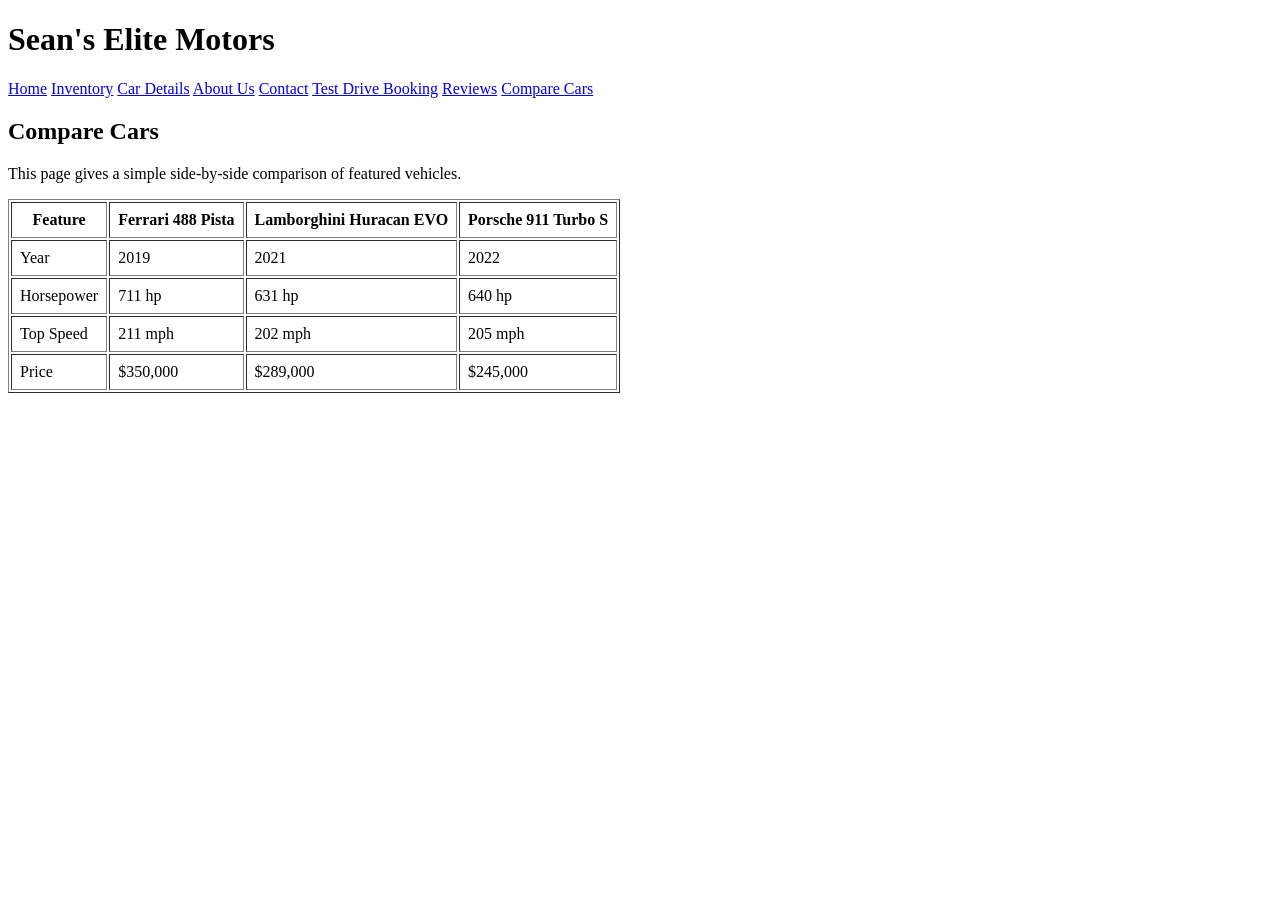
<file: pages/compare-cars.html>
<!doctype html>
<html lang="en">
  <head>
    <meta charset="UTF-8" />
    <meta name="viewport" content="width=device-width, initial-scale=1.0" />
    <title>Compare Cars | Sean's Elite Motors</title>
  </head>
  <body>
    <header>
      <h1>Sean's Elite Motors</h1>
      <nav>
        <a href="../index.html">Home</a>
        <a href="inventory.html">Inventory</a>
        <a href="car-details.html">Car Details</a>
        <a href="about-us.html">About Us</a>
        <a href="contact.html">Contact</a>
        <a href="test-drive-booking.html">Test Drive Booking</a>
        <a href="reviews.html">Reviews</a>
        <a href="compare-cars.html">Compare Cars</a>
      </nav>
    </header>

    <main>
      <h2>Compare Cars</h2>
      <p>This page gives a simple side-by-side comparison of featured vehicles.</p>

      <table border="1" cellpadding="8">
        <tr>
          <th>Feature</th>
          <th>Ferrari 488 Pista</th>
          <th>Lamborghini Huracan EVO</th>
          <th>Porsche 911 Turbo S</th>
        </tr>
        <tr>
          <td>Year</td>
          <td>2019</td>
          <td>2021</td>
          <td>2022</td>
        </tr>
        <tr>
          <td>Horsepower</td>
          <td>711 hp</td>
          <td>631 hp</td>
          <td>640 hp</td>
        </tr>
        <tr>
          <td>Top Speed</td>
          <td>211 mph</td>
          <td>202 mph</td>
          <td>205 mph</td>
        </tr>
        <tr>
          <td>Price</td>
          <td>$350,000</td>
          <td>$289,000</td>
          <td>$245,000</td>
        </tr>
      </table>
    </main>
  </body>
</html>
</file>
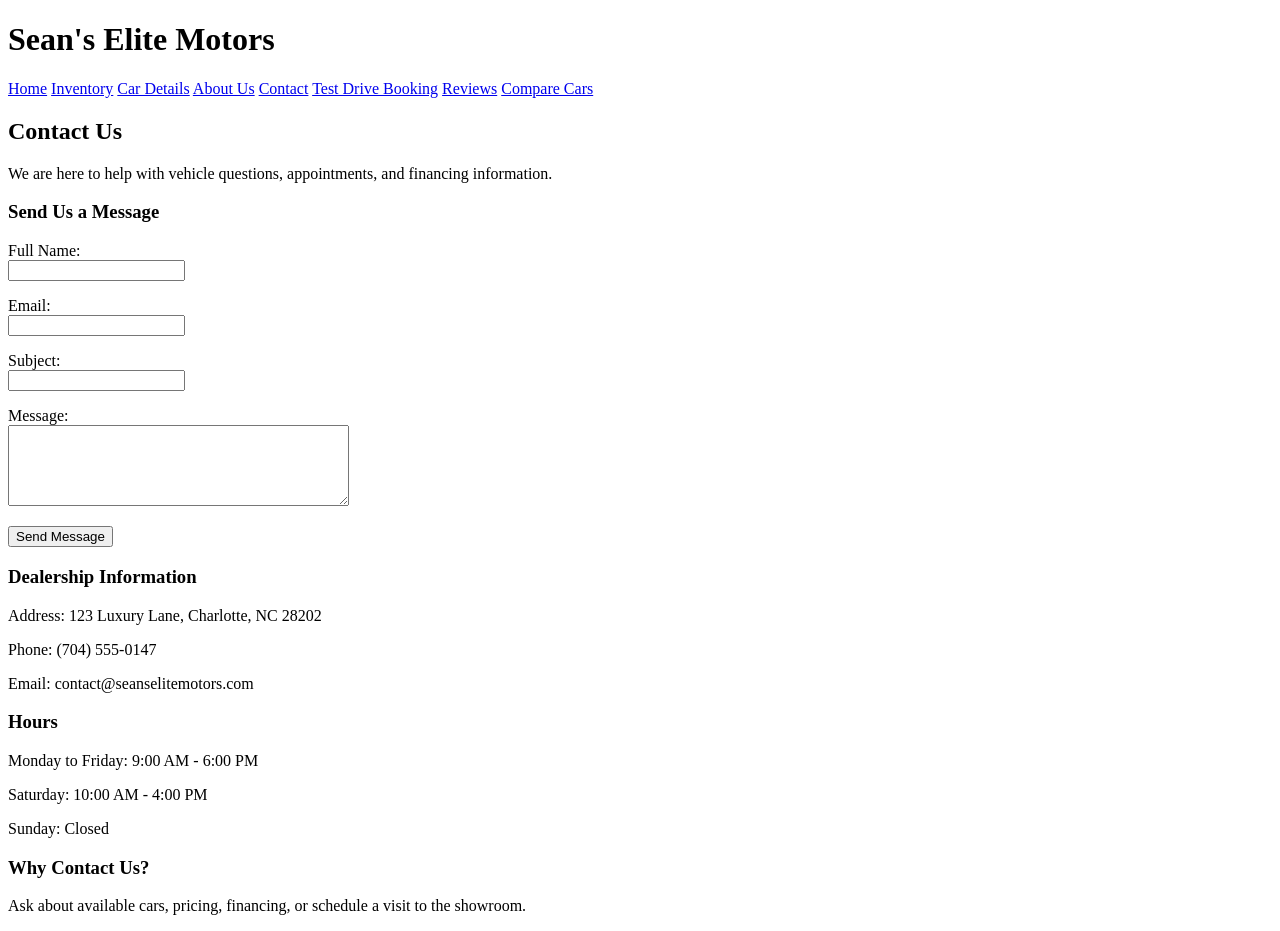
<file: pages/contact.html>
<!doctype html>
<html lang="en">
  <head>
    <meta charset="UTF-8" />
    <meta name="viewport" content="width=device-width, initial-scale=1.0" />
    <title>Contact | Sean's Elite Motors</title>
  </head>
  <body>
    <header>
      <h1>Sean's Elite Motors</h1>
      <nav>
        <a href="../index.html">Home</a>
        <a href="inventory.html">Inventory</a>
        <a href="car-details.html">Car Details</a>
        <a href="about-us.html">About Us</a>
        <a href="contact.html">Contact</a>
        <a href="test-drive-booking.html">Test Drive Booking</a>
        <a href="reviews.html">Reviews</a>
        <a href="compare-cars.html">Compare Cars</a>
      </nav>
    </header>

    <main>
      <h2>Contact Us</h2>
      <p>We are here to help with vehicle questions, appointments, and financing information.</p>

      <section>
        <h3>Send Us a Message</h3>
        <form action="https://www.w3schools.com/action_page.php" method="POST">
          <p>
            <label for="name">Full Name:</label><br />
            <input type="text" id="name" name="name" required />
          </p>

          <p>
            <label for="email">Email:</label><br />
            <input type="email" id="email" name="email" required />
          </p>

          <p>
            <label for="subject">Subject:</label><br />
            <input type="text" id="subject" name="subject" />
          </p>

          <p>
            <label for="message">Message:</label><br />
            <textarea id="message" name="message" rows="5" cols="40" required></textarea> <!-- allows user to manipulate box https://www.w3schools.com/tags/tag_textarea.asp -->
          </p>

          <p>
            <button type="submit">Send Message</button>
          </p>
        </form>
      </section>

      <section>
        <h3>Dealership Information</h3>
        <p>Address: 123 Luxury Lane, Charlotte, NC 28202</p>
        <p>Phone: (704) 555-0147</p>
        <p>Email: contact@seanselitemotors.com</p>
      </section>

      <section>
        <h3>Hours</h3>
        <p>Monday to Friday: 9:00 AM - 6:00 PM</p>
        <p>Saturday: 10:00 AM - 4:00 PM</p>
        <p>Sunday: Closed</p>
      </section>

      <section>
        <h3>Why Contact Us?</h3>
        <p>Ask about available cars, pricing, financing, or schedule a visit to the showroom.</p>
      </section>
    </main>
  </body>
</html>
</file>
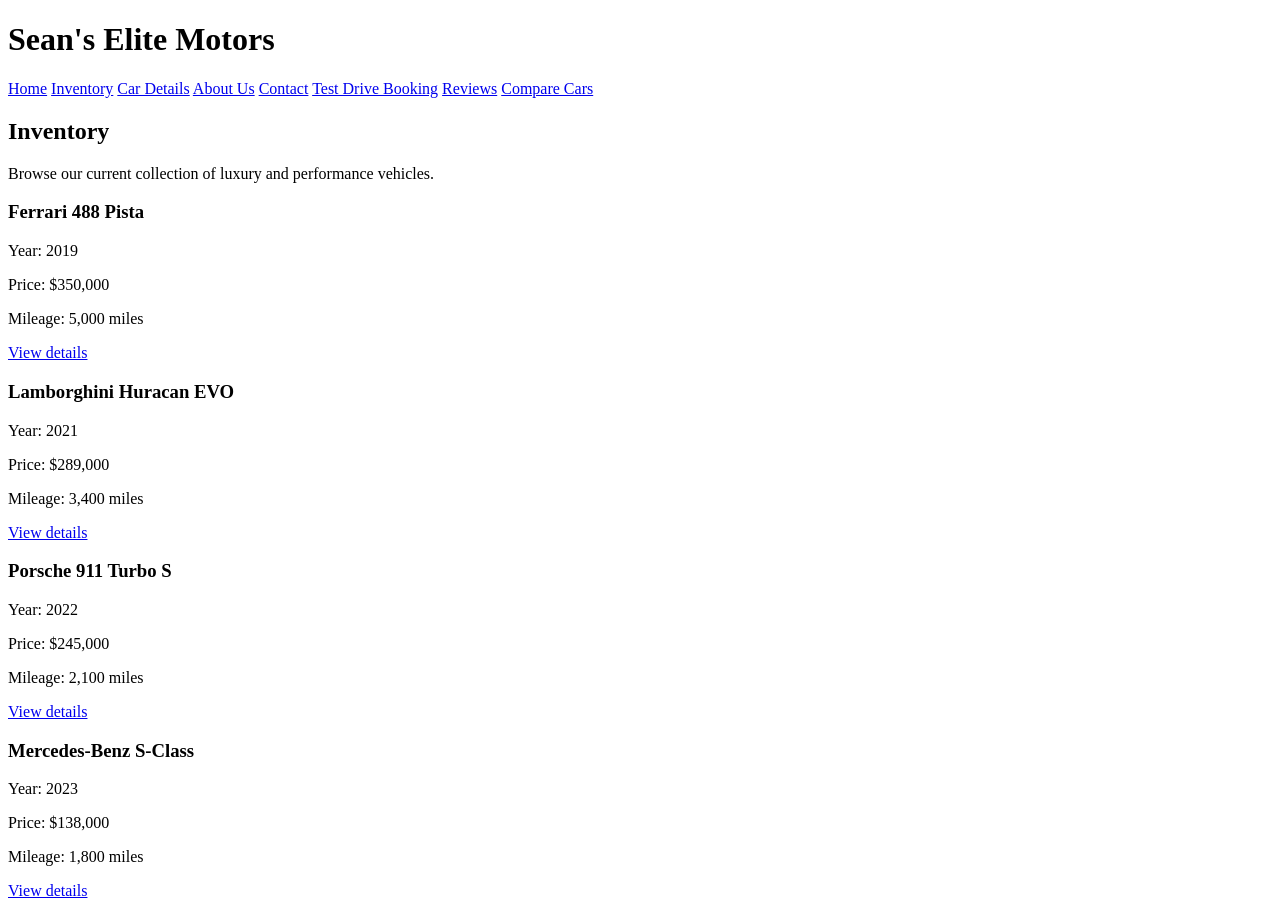
<file: pages/inventory.html>
<!doctype html>
<html lang="en">
  <head>
    <meta charset="UTF-8" />
    <meta name="viewport" content="width=device-width, initial-scale=1.0" />
    <title>Inventory | Sean's Elite Motors</title>
  </head>
  <body>
    <header>
      <h1>Sean's Elite Motors</h1>
      <nav>
        <a href="../index.html">Home</a>
        <a href="inventory.html">Inventory</a>
        <a href="car-details.html">Car Details</a>
        <a href="about-us.html">About Us</a>
        <a href="contact.html">Contact</a>
        <a href="test-drive-booking.html">Test Drive Booking</a>
        <a href="reviews.html">Reviews</a>
        <a href="compare-cars.html">Compare Cars</a>
      </nav>
    </header>

    <main>
      <h2>Inventory</h2>
      <p>Browse our current collection of luxury and performance vehicles.</p>

      <section>
        <h3>Ferrari 488 Pista</h3>
        <p>Year: 2019</p>
        <p>Price: $350,000</p>
        <p>Mileage: 5,000 miles</p>
        <p><a href="car-details.html">View details</a></p>
      </section>

      <section>
        <h3>Lamborghini Huracan EVO</h3>
        <p>Year: 2021</p>
        <p>Price: $289,000</p>
        <p>Mileage: 3,400 miles</p>
        <p><a href="car-details.html">View details</a></p>
      </section>

      <section>
        <h3>Porsche 911 Turbo S</h3>
        <p>Year: 2022</p>
        <p>Price: $245,000</p>
        <p>Mileage: 2,100 miles</p>
        <p><a href="car-details.html">View details</a></p>
      </section>

      <section>
        <h3>Mercedes-Benz S-Class</h3>
        <p>Year: 2023</p>
        <p>Price: $138,000</p>
        <p>Mileage: 1,800 miles</p>
        <p><a href="car-details.html">View details</a></p>
      </section>
    </main>
  </body>
</html>
</file>
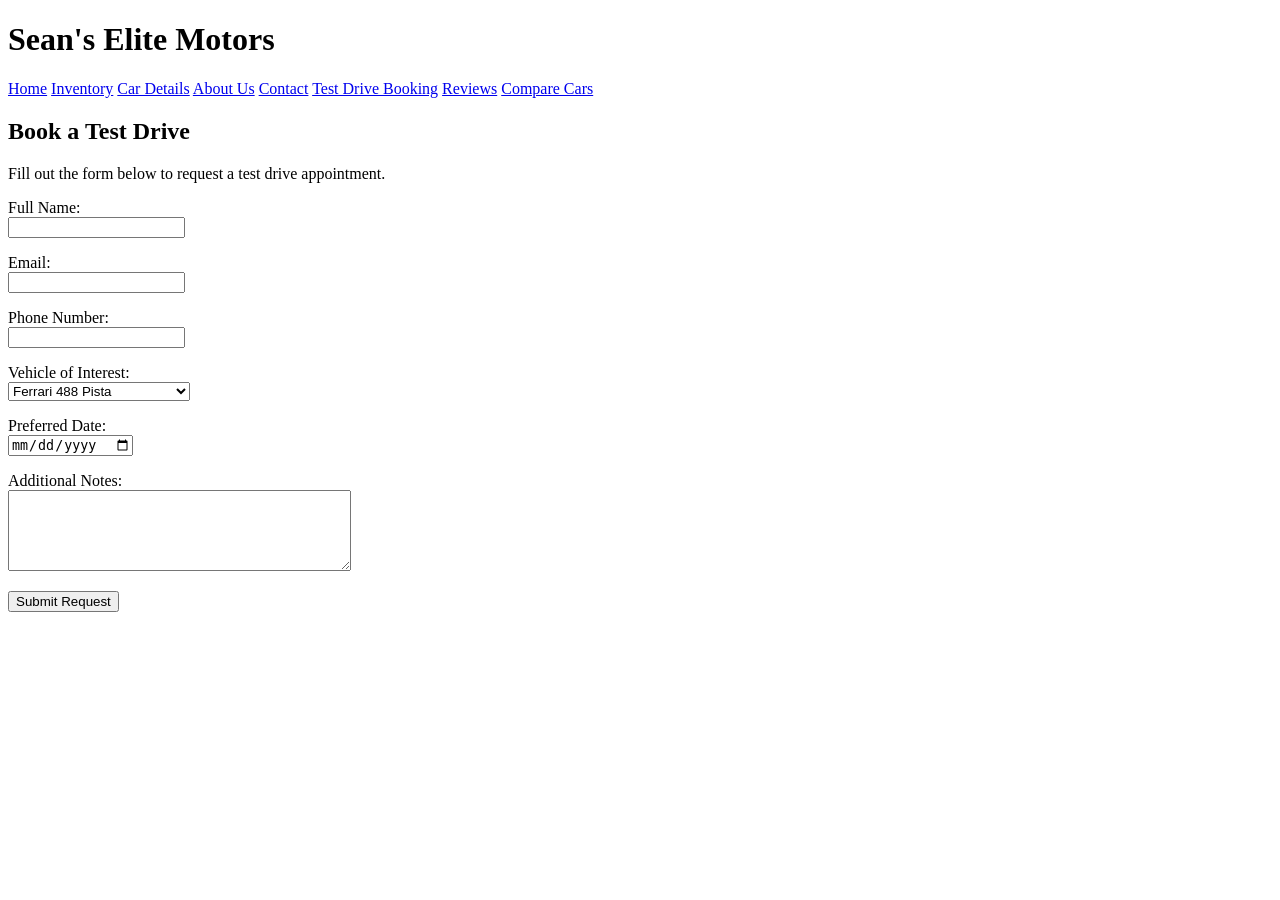
<file: pages/test-drive-booking.html>
<!doctype html>
<html lang="en">
  <head>
    <meta charset="UTF-8" />
    <meta name="viewport" content="width=device-width, initial-scale=1.0" />
    <title>Test Drive Booking | Sean's Elite Motors</title>
  </head>
  <body>
    <header>
      <h1>Sean's Elite Motors</h1>
      <nav>
        <a href="../index.html">Home</a>
        <a href="inventory.html">Inventory</a>
        <a href="car-details.html">Car Details</a>
        <a href="about-us.html">About Us</a>
        <a href="contact.html">Contact</a>
        <a href="test-drive-booking.html">Test Drive Booking</a>
        <a href="reviews.html">Reviews</a>
        <a href="compare-cars.html">Compare Cars</a>
      </nav>
    </header>

    <main>
      <h2>Book a Test Drive</h2>
      <p>Fill out the form below to request a test drive appointment.</p>

      <form>
        <p>
          <label for="name">Full Name:</label><br />
          <input type="text" id="name" name="name" />
        </p>

        <p>
          <label for="email">Email:</label><br />
          <input type="email" id="email" name="email" />
        </p>

        <p>
          <label for="phone">Phone Number:</label><br />
          <input type="tel" id="phone" name="phone" />
        </p>

        <p>
          <label for="vehicle">Vehicle of Interest:</label><br />
          <select id="vehicle" name="vehicle">
            <option>Ferrari 488 Pista</option>
            <option>Lamborghini Huracan EVO</option>
            <option>Porsche 911 Turbo S</option>
            <option>Mercedes-Benz S-Class</option>
          </select>
        </p>

        <p>
          <label for="date">Preferred Date:</label><br />
          <input type="date" id="date" name="date" />
        </p>

        <p>
          <label for="message">Additional Notes:</label><br />
          <textarea id="message" name="message" rows="5" cols="40"></textarea>
        </p>

        <p>
          <button type="submit">Submit Request</button>
        </p>
      </form>
    </main>
  </body>
</html>
</file>
<file: css/index.css>
/* Author: Sean Lee */
* {
    box-sizing: border-box;
}

body {
    background-color: #111; 
    font-family: 'Helvetica Neue', Helvetica, Arial, sans-serif;
    text-align: center;
}


header {
    background-color: #111; 
    color: white;
    padding: 40px 0;
    border-bottom: 1px solid #333;
}

h1 {
    font-family: 'Georgia', serif;
    font-size: 2.2rem;
    letter-spacing: 5px;
    text-transform: uppercase;
    margin: 0 0 25px 0;
    font-weight: 300;
}

nav {
    display: flex;
    justify-content: center;
    gap: 25px;
    flex-wrap: wrap;
}

nav a {
    color: #999;
    text-decoration: none;
    text-transform: uppercase;
    font-size: 0.85rem;
    letter-spacing: 2px;
    transition: all 0.3s ease; /* I learned this online, its just to maake a smoother effect when i hover across the links*/
    padding-bottom: 5px;
    border-bottom: 1px solid transparent; /* I learned this online, its just to also make a smoother effect when i hover across the links*/
}

nav a:hover {
    color: white;
    border-bottom: 1px solid white;
}


.slider-container {
    width: 100vw; /*This ensures the window is exactly 100% of the viewport width regardless of what the screensize is*/
    margin: 0;
    overflow: hidden; 
}

.slider {
    display: flex;
    width: 400%; 
    transition: transform 1s cubic-bezier(0.4, 0, 0.2, 1); 
}

.slide {
    width: 25%; 
    height: 75vh; 
    object-fit: cover; /*if the image aspect ratio doesn't match the screen, it crops the edges rather than squishing the image*/
}

.hero-text-box {
    background-color: #111;
    padding: 40px 20px;
}

.hero-text-box h2 {
    margin: 0;
    font-weight: 300;
    color: white;
    letter-spacing: 1px;
}


.cta-dark {
    background-color: #1a1a1a;
    color: white;
    padding: 80px 20px;
}

.cta-dark h3 {
    font-size: 1.8rem;
    letter-spacing: 2px;
    margin-bottom: 40px;
    text-transform: uppercase;
}

.icon-grid {
    display: flex;
    justify-content: center;
    gap: 80px;
    flex-wrap: wrap;
}

.icon-item {
    text-decoration: none;
    color: white;
    transition: transform 0.3s ease;
}

.icon-item:hover {
    transform: translateY(-10px);
}

.icon-item img {
    width: 100px;
    height: auto;
    display: block;
    margin: 0 auto 15px auto;
}

.icon-item p {
    text-transform: uppercase;
    letter-spacing: 2px;
    font-size: 0.9rem;
}

/* --- Contact Info Section --- */
.contact-section {
    padding: 60px 20px;
}

.contact-card {
    background: white;
    max-width: 600px;
    margin: 0 auto;
    padding: 30px;
    border-radius: 8px;
}

.contact-card h2 {
    margin-top: 0;
    letter-spacing: 2px;
    color: #111;
}

footer {
    background-color: #111;
    color: #666;
    padding: 20px 0;
    font-size: 0.8rem;
}
</file>
<file: css/about-us.css>
* {
    box-sizing: border-box;
}

body {
    background-color: #0a0a0a;
    color: white;
    margin: 0;
    font-family: 'Helvetica Neue', Helvetica, Arial, sans-serif;
    text-align: center;
    overflow-x: hidden;  
}


header {
    background-color: #111;
    color: white;
    padding: 40px 0;
    border-bottom: 1px solid #333;
}

h1 {
    font-family: 'Georgia', serif;
    font-size: 2.2rem;
    letter-spacing: 5px;
    text-transform: uppercase;
    margin: 0 0 25px 0;
    font-weight: 300;
}

nav {
    display: flex;
    justify-content: center;
    gap: 25px;
    flex-wrap: wrap;
    padding: 0 20px;
}

nav a {
    color: #999;
    text-decoration: none;
    text-transform: uppercase;
    font-size: 0.85rem;
    letter-spacing: 2px;
    transition: all 0.3s ease;
    padding-bottom: 5px;
    border-bottom: 1px solid transparent;
}

nav a:hover {
    color: white;
    border-bottom: 1px solid white;
}


.slider-container {
    width: 100vw;
    margin: 0;
    overflow: hidden;
    position: relative;
    background-color: #000;
}

.slider {
    display: flex;
    width: 400%;
    transition: transform 1s cubic-bezier(0.4, 0, 0.2, 1); 
}

.slide {
    width: 25%;
    height: 65vh;
    object-fit: cover;
    border-bottom: 4px solid #111;
}

.hero-text-box {
    background-color: #0a0a0a;
    padding: 45px 4% 50px;
    border-bottom: 1px solid #222;
}

.hero-text-box h2 {
    font-family: 'Georgia', serif;
    font-size: 2.2rem;
    text-transform: uppercase;
    letter-spacing: 3px;
    margin: 0 0 15px 0;
    color: white;
    font-weight: 300;
}

.hero-text-box p {
    max-width: 760px;
    margin: 0 auto;
    color: #ccc;
    line-height: 1.6;
}

.container {
    max-width: 1200px;
    margin: 0 auto;
    padding: 60px 4% 80px 4%;
    display: flex;
    flex-direction: column;
    gap: 35px;
}

.card {
    background: #111;
    color: white;
    border-radius: 15px;
    padding: 35px;
    box-shadow: 0 20px 40px rgba(0, 0, 0, 0.6);
    border: 1px solid #333;
    text-align: left;
}

.card h2 {
    font-family: 'Georgia', serif;
    font-size: 2rem;
    text-transform: uppercase;
    letter-spacing: 2px;
    margin: 0 0 15px 0;
    color: white;
}

.card p {
    color: #ccc;
    line-height: 1.7;
    margin: 10px 0;
    font-size: 1rem;
}

.intro {
    text-align: center;
}

.split-section {
    display: flex;
    gap: 35px;
    flex-wrap: wrap;
}

.split-section .card {
    flex: 1 1 320px;
}

.features {
    display: flex;
    gap: 25px;
    flex-wrap: wrap;
    margin-top: 25px;
}

.feature-box {
    flex: 1 1 220px;
    background-color: #1a1a1a;
    border: 1px solid #333;
    border-radius: 10px;
    padding: 22px;
}

.feature-box h3 {
    margin: 0 0 10px 0;
    color: white;
    text-transform: uppercase;
    letter-spacing: 1px;
    font-size: 1rem;
}

.feature-box p {
    margin: 0;
}


.cta-dark {
    background-color: #1a1a1a;
    color: white;
    padding: 50px 35px;
    border-radius: 15px;
    box-shadow: 0 20px 40px rgba(0, 0, 0, 0.6);
}

.collection-section h2 {
    font-family: 'Georgia', serif;
    font-size: 2rem;
    text-transform: uppercase;
    letter-spacing: 2px;
    margin: 0 0 30px 0;
    color: white;
}

.collection-list {
    display: grid;
    grid-template-columns: repeat(2, minmax(0, 1fr));
    gap: 20px;
    max-width: 720px;
    margin: 0 auto;
    padding: 0;
    list-style: none;
}

.collection-list li {
    background-color: #111;
    color: white;
    border: 1px solid #333;
    border-radius: 8px;
    padding: 16px;
    text-transform: uppercase;
    letter-spacing: 1px;
    font-weight: bold;
}

.contact-card {
    text-align: center;
}


footer {
    background-color: #111;
    color: #666;
    padding: 20px 0;
    font-size: 0.8rem;
}

@media (max-width: 1000px) {
    .split-section,
    .features {
        flex-direction: column;
    }

    .slide {
        height: 50vh;
    }
}

@media (max-width: 700px) {
    h1 {
        font-size: 1.5rem;
        letter-spacing: 3px;
        padding: 0 20px;
    }

    nav {
        gap: 16px;
    }

    .hero-text-box h2,
    .card h2,
    .collection-section h2 {
        font-size: 1.5rem;
    }

    .collection-list {
        grid-template-columns: 1fr;
    }
}
</file>
<file: css/car-details.css>
/* Author: Sean Lee */
* {
    box-sizing: border-box;
}

body {
    background-color: #111; 
    font-family: 'Helvetica Neue', Helvetica, Arial, sans-serif;
    text-align: center;
}


header {
    background-color: #111; 
    color: white;
    padding: 40px 0;
    border-bottom: 1px solid #333;
}

h1 {
    font-family: 'Georgia', serif;
    font-size: 2.2rem;
    letter-spacing: 5px;
    text-transform: uppercase;
    margin: 0 0 25px 0;
    font-weight: 300;
}

nav {
    display: flex;
    justify-content: center;
    gap: 25px;
    flex-wrap: wrap;
}

nav a {
    color: #999;
    text-decoration: none;
    text-transform: uppercase;
    font-size: 0.85rem;
    letter-spacing: 2px;
    transition: all 0.3s ease; /* I learned this online, its just to maake a smoother effect when i hover across the links*/
    padding-bottom: 5px;
    border-bottom: 1px solid transparent; /* I learned this online, its just to also make a smoother effect when i hover across the links*/
}

nav a:hover {
    color: white;
    border-bottom: 1px solid white;
}



.details-main-wrapper {
    max-width: 1300px;
    margin: 0 auto;
    padding: 40px 4%;
}

/* --- Layout: Side-by-Side Flexbox --- */
.details-flex-container {
    display: flex;
    gap: 80px; 
    align-items: flex-start;
}


.hero-image-box {
    flex: 0 0 50%; 
    position: sticky;
    top: 40px;
    display: flex;      
    flex-direction: column;  /*switching it to column because of default behavior of flexbox to be side by side*/
    gap: 20px;          
}

.details-hero-img {
    width: 100%;
    object-fit: contain; 
    border-radius: 12px;
    border: 1px solid #222;
}

.btn-video {
    display: block;
    width: 100%;
    padding: 15px;
    background-color: #ff0000; 
    color: white;
    text-decoration: none;
    text-transform: uppercase;
    font-weight: bold;
    letter-spacing: 1px;
    border-radius: 8px;
    transition: transform 0.3s, background-color 0.3s;
    cursor: pointer;
}

.btn-video:hover {
    background-color: #cc0000;
    transform: translateY(-3px);
}


.specs-box {
    background: #111;
    padding: 50px;
    border-radius: 20px;
    border: 1px solid #222;
}

.title-price-box h2 {
    font-family: 'Georgia', serif;
    font-size: 2.8rem;
    margin: 0 0 10px 0;
    color: #fff;
}

.details-price {
    font-size: 2rem;
    color: #d4af37; 
    font-weight: bold;
    display: block;
    margin-bottom: 50px;
}


.specs-grid {
    display: flex;
    flex-direction: column;
    gap: 30px; 
    margin-bottom: 50px;
}

.specs-grid h4 {
    text-transform: uppercase;
    color: #888;
    letter-spacing: 3px;
    font-size: 0.8rem;
    margin-bottom: 10px;
    border-bottom: 1px solid #222;
    padding-bottom: 10px;
}

.spec-item {
    display: flex;
    justify-content: space-between; /* Pushes label to left and value to right */
    align-items: center;
    border-left: 3px solid #d4af37;
    padding-left: 25px;
}

.spec-label {
    color: #666;
    text-transform: uppercase;
    font-size: 0.75rem;
    letter-spacing: 1.5px;
}

.spec-value {
    font-size: 1.2rem;
    font-weight: bold;
    color: #eee;
    text-align: right;
}

.full-width-spec {
    margin-top: 20px;
    border-top: 1px solid #222;
    padding-top: 25px;
}


.action-buttons {
    display: flex;
    flex-direction: column;
    gap: 20px; 
    margin-top: 40px;
}


.action-buttons a {
    display: block;
    width: 100%;
    padding: 20px;
    text-decoration: none;
    text-align: center;
    text-transform: uppercase;
    font-weight: bold;
    letter-spacing: 2px;
    border-radius: 8px;
    transition: all 0.3s ease;
}

.btn-primary {
    background-color: #d4af37;
    color: #000 
}

.btn-primary:hover {
    background-color: #f1c40f;
    transform: translateY(-2px);
}

.btn-secondary {
    border: 1px solid #fff;
    color: #fff;
}

.btn-secondary:hover {
    background-color: #fff;
    color: #000;
}

.back-btn {
    border: 1px solid #444;
    color: #888;
    font-size: 0.8rem;
}

.back-btn:hover {
    border-color: #d4af37;
    color: #d4af37;
}
</file>
<file: css/contact.css>
* {
    box-sizing: border-box;
}

body {
    background-color: #0a0a0a;
    margin: 0;
    font-family: 'Helvetica Neue', Helvetica, Arial, sans-serif;
    text-align: center;
    color: white;
    overflow-x: hidden;
}


header {
    background-color: #111;
    color: white;
    padding: 40px 0;
    border-bottom: 1px solid #333;
}

h1 {
    font-family: 'Georgia', serif;
    font-size: 2.2rem;
    letter-spacing: 5px;
    text-transform: uppercase;
    margin: 0 0 25px 0;
    font-weight: 300;
}

nav {
    display: flex;
    justify-content: center;
    gap: 25px;
    flex-wrap: wrap;
    padding: 0 20px;
}

nav a {
    color: #999;
    text-decoration: none;
    text-transform: uppercase;
    font-size: 0.85rem;
    letter-spacing: 2px;
    transition: all 0.3s ease;
    padding-bottom: 5px;
    border-bottom: 1px solid transparent;
}

nav a:hover {
    color: white;
    border-bottom: 1px solid white;
}


.hero-text-box {
    background-color: #0a0a0a;
    padding: 45px 4% 50px;
    border-bottom: 1px solid #222;
}

.hero-text-box h2 {
    font-family: 'Georgia', serif;
    font-size: 2.2rem;
    margin: 0 0 15px 0;
    font-weight: 300;
    color: white;
    letter-spacing: 3px;
    text-transform: uppercase;
}

.hero-text-box p {
    max-width: 680px;
    margin: 0 auto;
    line-height: 1.6;
    color: #ccc;
}

.contact-section {
    padding: 60px 4% 80px 4%;
}

.card {
    background: #111;
    color: white;
    border: 1px solid #333;
    border-radius: 15px;
    box-shadow: 0 20px 40px rgba(0, 0, 0, 0.6);
}

.contact-feature {
    display: grid;
    grid-template-columns: minmax(0, 1fr) minmax(320px, 0.85fr);
    gap: 35px;
    max-width: 1200px;
    margin: 0 auto 30px;
    align-items: stretch;
}

.form-card {
    padding: 35px;
    text-align: left;
}

.form-card h3,
.contact-card h3 {
    margin-top: 0;
    letter-spacing: 2px;
    color: white;
    text-transform: uppercase;
    text-align: center;
}

.form-row {
    margin-bottom: 18px;
}

label {
    display: inline-block;
    margin-bottom: 8px;
    font-weight: 700;
    color: white;
}

input,
textarea {
    width: 100%;
    border: 1px solid #444;
    border-radius: 6px;
    padding: 12px;
    font: inherit;
    color: white;
    background-color: #1a1a1a;
}

textarea {
    min-height: 150px;
    resize: vertical;
}

input:focus,
textarea:focus {
    outline: none;
    border-color: white;
    box-shadow: 0 0 0 3px rgba(255, 255, 255, 0.12);
}

button {
    width: 100%;
    background-color: #111;
    color: white;
    border: 0;
    border-radius: 6px;
    padding: 14px 18px;
    font: inherit;
    text-transform: uppercase;
    letter-spacing: 2px;
    cursor: pointer;
    transition: background-color 0.3s ease, transform 0.3s ease;
}

button:hover {
    background-color: #333;
    transform: translateY(-2px);
}

.contact-car {
    width: 100%;
    height: 100%;
    min-height: 480px;
    object-fit: cover;
    border-radius: 15px;
    border: 1px solid #333;
    box-shadow: 0 20px 40px rgba(0, 0, 0, 0.6);
}

.info-grid {
    display: grid;
    grid-template-columns: repeat(2, minmax(0, 1fr));
    gap: 35px;
    max-width: 1200px;
    margin: 0 auto;
}

.contact-card {
    padding: 35px;
}

.contact-card p {
    line-height: 1.6;
    color: #ccc;
}


footer {
    background-color: #111;
    color: #666;
    padding: 20px 0;
    font-size: 0.8rem;
}

@media (max-width: 900px) {
    .contact-feature {
        grid-template-columns: 1fr;
    }

    .contact-car {
        min-height: 320px;
    }

    .info-grid {
        grid-template-columns: 1fr;
    }
}

@media (max-width: 700px) {
    h1 {
        font-size: 1.5rem;
        letter-spacing: 3px;
        padding: 0 20px;
    }

    nav {
        gap: 16px;
    }

    .hero-text-box h2 {
        font-size: 1.5rem;
    }
}
</file>
<file: css/finance-calculator.css>
/* Author: Sean Lee */
body {
    background-color: #0a0a0a;
    color: white;
    margin: 0;
    font-family: 'Helvetica Neue', Arial, sans-serif;
}

.calc-wrapper {
    max-width: 800px;
    margin: 60px auto;
    padding: 20px;
    text-align: center;
}

.calc-wrapper h2 {
    font-family: 'Georgia', serif;
    font-size: 2.5rem;
    color: #d4af37;
    margin-bottom: 10px;
    letter-spacing: 2px;
}

.calc-wrapper p {
    color: #888;
    margin-bottom: 40px;
}


.calc-container {
    display: flex;
    flex-direction: column;
    gap: 20px;
    background: #111;
    padding: 40px;
    border-radius: 20px;
    border: 1px solid #222;
}

.input-box {
    display: flex;
    flex-direction: column;
    text-align: left;
    gap: 10px;
}

.input-box label {
    font-size: 0.8rem;
    text-transform: uppercase;
    letter-spacing: 1.5px;
    color: #666;
    padding-left: 5px;
}

.input-box select, 
.input-box input {
    background-color: #0a0a0a;
    border: 1px solid #333;
    color: white;
    padding: 15px;
    font-size: 1rem;
    border-radius: 8px;
    outline: none;
    transition: border-color 0.3s ease;
}


input[readonly] {
    color: #888;
    background-color: #151515;
    cursor: not-allowed;
    border: 1px dashed #333;
}


.result-box {
    margin-top: 20px;
    padding-top: 30px;
    border-top: 1px solid #222;
    text-align: center;
}

.result-box label {
    font-size: 0.9rem;
    text-transform: uppercase;
    letter-spacing: 2px;
    color: #d4af37;
    display: block;
    margin-bottom: 15px;
}

#monthly-payment {
    font-size: 3.5rem;
    font-weight: bold;
    color: white;
}

#error-message {
    min-height: 20px;
    font-weight: bold;
}
</file>
<file: css/inventory.css>
/* Author: Sean Lee */
* {
    box-sizing: border-box;
}

body {
    background-color: #111; 
    font-family: 'Helvetica Neue', Helvetica, Arial, sans-serif;
    text-align: center;
}


header {
    background-color: #111; 
    color: white;
    padding: 40px 0;
    border-bottom: 1px solid #333;
}

h1 {
    font-family: 'Georgia', serif;
    font-size: 2.2rem;
    letter-spacing: 5px;
    text-transform: uppercase;
    margin: 0 0 25px 0;
    font-weight: 300;
}

nav {
    display: flex;
    justify-content: center;
    gap: 25px;
    flex-wrap: wrap;
}

nav a {
    color: #999;
    text-decoration: none;
    text-transform: uppercase;
    font-size: 0.85rem;
    letter-spacing: 2px;
    transition: all 0.3s ease; /* I learned this online, its just to maake a smoother effect when i hover across the links*/
    padding-bottom: 5px;
    border-bottom: 1px solid transparent; /* I learned this online, its just to also make a smoother effect when i hover across the links*/
}

nav a:hover {
    color: white;
    border-bottom: 1px solid white;
}


.inventory-main {
    padding: 60px 0;
}

.inventory-header {
    display: flex;
    justify-content: space-between;
    align-items: center;
    padding: 0 4% 30px 4%; 
    margin-bottom: 50px;
    border-bottom: 1px solid #222;
}

.inventory-header h2 {
    font-family: 'Georgia', serif;
    font-size: 2.2rem;
    text-transform: uppercase;
    letter-spacing: 3px;
    margin: 0;
    color: white;
}

.filters {
    display: flex;
    gap: 40px;
}

.filter-group {
    display: flex;
    align-items: center;
    gap: 12px;
}

.filter-group label {
    font-size: 1.1rem; 
    text-transform: uppercase;
    letter-spacing: 1px;
    font-weight: bold;
    color: white; 
}

.filter-group select {
    background-color: #1a1a1a;
    color: white;
    border: 1px solid #444;
    padding: 10px 15px;
    font-size: 1rem;
    border-radius: 5px;
    cursor: pointer;
}


.inventory-grid {
    display: grid;
    grid-template-columns: repeat(2, 1fr);
    gap: 80px;
    max-width: 1400px;
    margin: 0 auto;
    padding: 0 4% 80px 4%; 
}


.car-card {
    background: #fff;
    border-radius: 15px;
    overflow: hidden;
    box-shadow: 0 20px 40px rgba(0,0,0,1);
    transition: transform 0.4s cubic-bezier(0.2, 0.9, 0.3, 1);
    text-align: left;
}

.car-card:hover {
    transform: translateY(-15px);
}

.car-card img {
    width: 100%;
    height: 380px;
    object-fit: cover;
    border-bottom: 4px solid #111;
}

.car-info {
    padding: 35px;
    color: #111; 
}

.car-info h3 {
    margin: 0 0 10px 0;
    font-size: 1.8rem;
    font-weight: bold;
}

.car-info p {
    margin: 5px 0;
    color: #555;
    font-size: 1rem;
}

.car-price {
    display: block;
    font-size: 1.8rem;
    font-weight: 800;
    color: #000;
    margin-top: 20px;
}

.view-btn {
    display: inline-block;
    margin-top: 25px;
    padding: 12px 35px;
    background-color: #111;
    color: #fff;
    text-decoration: none;
    text-transform: uppercase;
    font-size: 0.9rem;
    letter-spacing: 2px;
    border-radius: 5px;
}


@media (max-width: 1000px) {
    .inventory-grid {
        grid-template-columns: 1fr;
    }
    .inventory-header {
        flex-direction: column;
        gap: 20px;
        text-align: center;
    }
}
</file>
